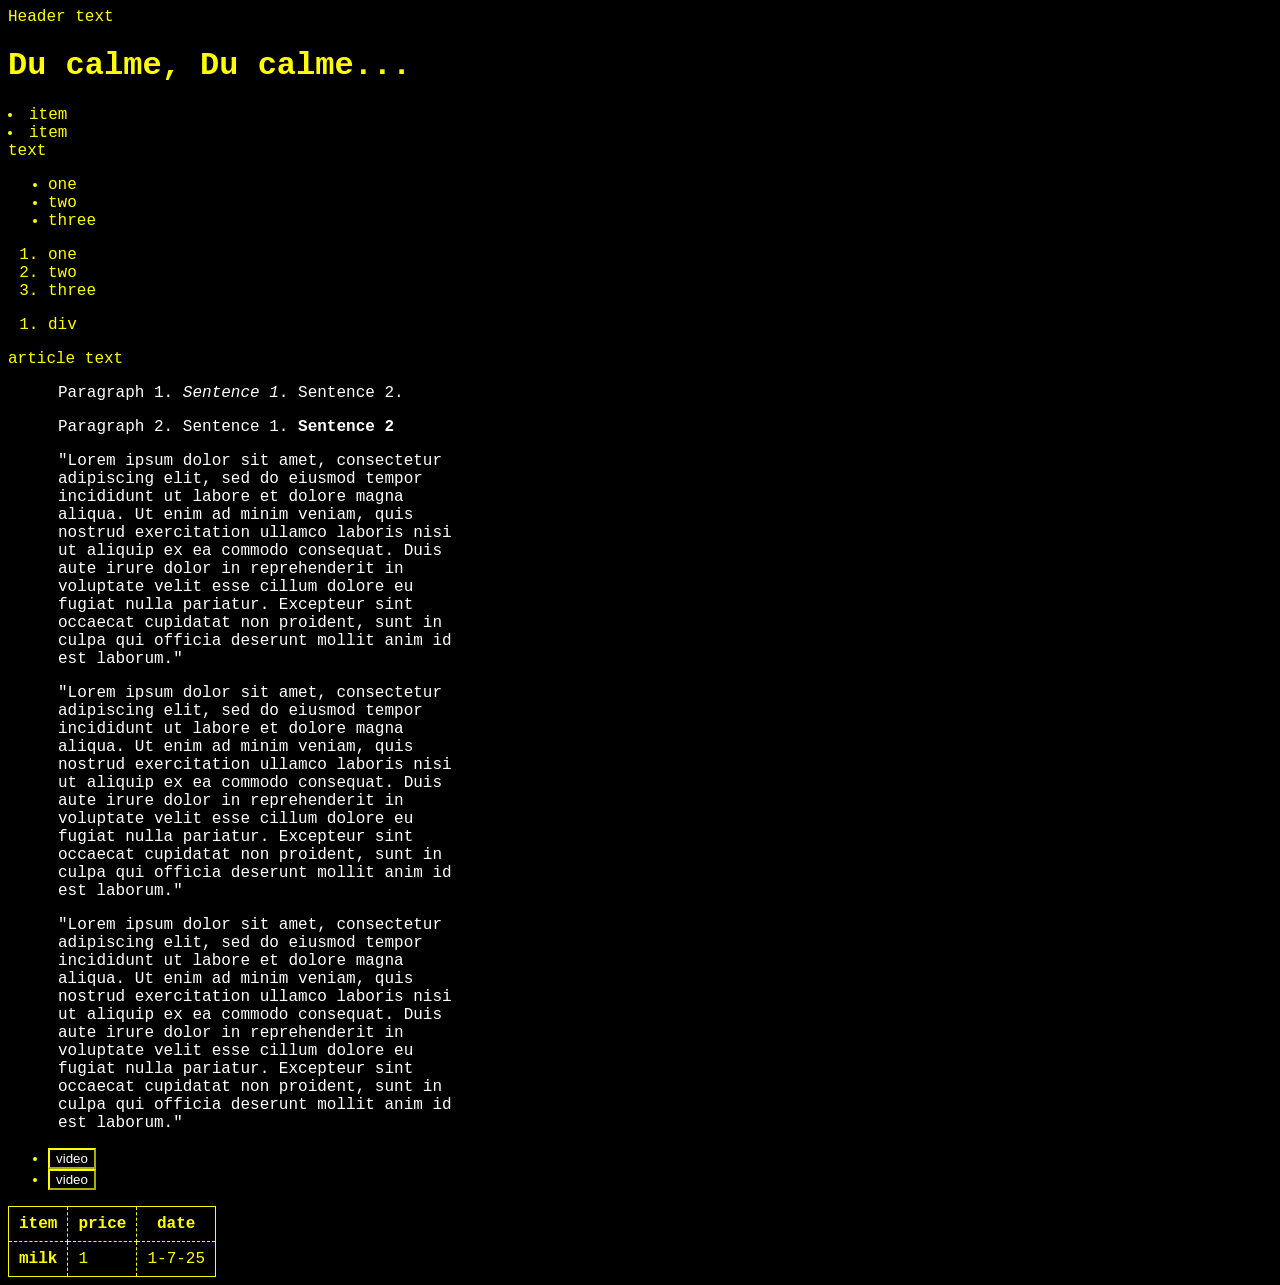
<file: test/index.html>
<!DOCTYPE html>
<html lang="en">
	
<head>
    <meta charset="UTF-8">
    <meta name="viewport" content="width=device-width, initial-scale=1.0">
    <title>Du calme, Du calme...</title>
	<link rel="stylesheet" href="styles.css">
</head>

<body>
	<header>Header text</header>
	
	<h1>Du calme, Du calme...</h1>
    <body>
		<table><li>item</li><li>item</li></table>
        text
        <ul>
            <li>one</li>
            <li>two</li>
            <li>three</li>
        </ul>
		
        <ol>
            <li>one</li>
            <li>two</li>
            <li>three</li>
        </ol>
        <div>
            <ol>
                <li>div</li>
            </ol>
        </div>
        <article>
            article text
        </article>
		
		<p> Paragraph 1. <em>Sentence 1</em>. Sentence 2. </p>
		<p> Paragraph 2. Sentence 1. <strong>Sentence 2</strong> </p>
		<p>
		"Lorem ipsum dolor sit amet, consectetur adipiscing elit, sed do eiusmod tempor incididunt ut labore et dolore magna aliqua. Ut enim ad minim veniam, quis nostrud exercitation ullamco laboris nisi ut aliquip ex ea commodo consequat. Duis aute irure dolor in reprehenderit in voluptate velit esse cillum dolore eu fugiat nulla pariatur. Excepteur sint occaecat cupidatat non proident, sunt in culpa qui officia deserunt mollit anim id est laborum."
		</p>
		<p>
		"Lorem ipsum dolor sit amet, consectetur adipiscing elit, sed do eiusmod tempor incididunt ut labore et dolore magna aliqua. Ut enim ad minim veniam, quis nostrud exercitation ullamco laboris nisi ut aliquip ex ea commodo consequat. Duis aute irure dolor in reprehenderit in voluptate velit esse cillum dolore eu fugiat nulla pariatur. Excepteur sint occaecat cupidatat non proident, sunt in culpa qui officia deserunt mollit anim id est laborum."
		</p>
		<p>
		"Lorem ipsum dolor sit amet, consectetur adipiscing elit, sed do eiusmod tempor incididunt ut labore et dolore magna aliqua. Ut enim ad minim veniam, quis nostrud exercitation ullamco laboris nisi ut aliquip ex ea commodo consequat. Duis aute irure dolor in reprehenderit in voluptate velit esse cillum dolore eu fugiat nulla pariatur. Excepteur sint occaecat cupidatat non proident, sunt in culpa qui officia deserunt mollit anim id est laborum."
		</p>
		
		
		<ul>
			<li>
				<a href="sample_video.mp4">
					<button>video</button> 
				</a>
			</li>
			
			<li>
				<a href="sample_video.mp4">
					<button>video</button> 
				</a>
			</li>
		</ul>
		<table>
			<thead>
				<tr>
					<th scope="col">item</th>
					<th scope="col">price</th>
					<th scope="col">date</th>
				</tr>
			</thead>
			<tbody>
				<tr>
					<th>milk</th>
					<td>1</td>
					<td>1-7-25</td>
				</tr>
			</tbody>
		</table>
		
		

    </body>
</body>
</html>
</file>
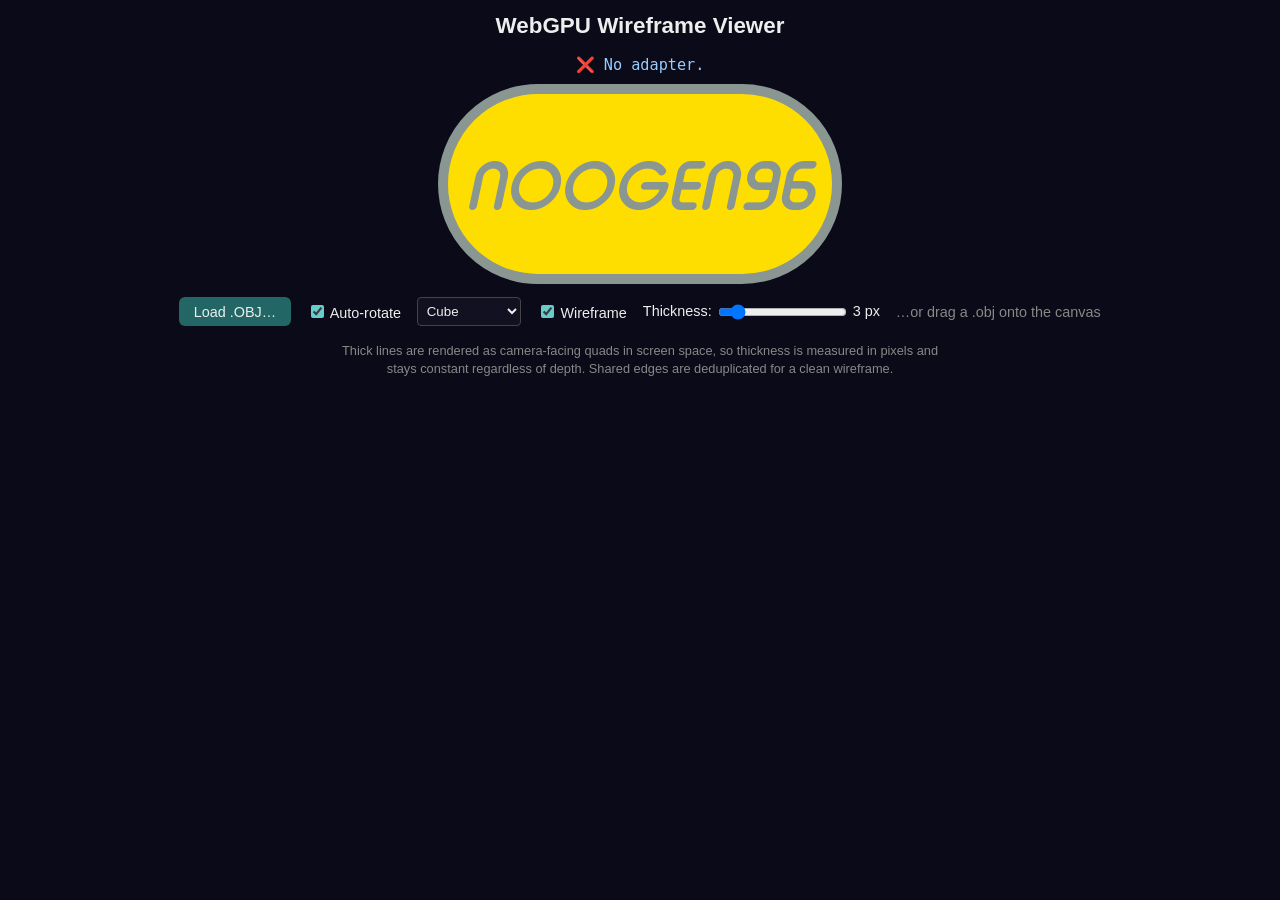
<file: webgpu_test/index.html>
<!DOCTYPE html>
<html lang="en">
<head>
  <link rel="stylesheet" type="text/css" href="../fonts/MyWebfontsKit/MyWebfontsKit.css">
  <link rel="stylesheet" type="text/css" href="../fonts/new alphabet/new_alphabet.css">
  <link rel="stylesheet" type="text/css" href="../fonts/BodoniXT/font.css">
	<link rel="stylesheet" type="text/css" href="../fonts/univers/stylesheet.css">
  <meta charset="UTF-8">
  <meta name="viewport" content="width=device-width, initial-scale=1.0">
  <title>WebGPU Wireframe Viewer</title>
  <style>
    @font-face {
      font-family: 'Typo round bold';
      src: url('../fonts/typo-round/Typo_Round_Bold_Italic_Demo.otf') format('opentype'); 
      font-weight: normal;
      font-style: normal;
    }

    #canvas-wrap {position: relative; display: inline-block; }
    #overlay {
      font-family: 'Typo round bold', Univers LT std, 'ProtoSans35';
      font-weight: 900;
      color: #8a9692;
      font-size: 5vw;
      border-radius: 6px;
      display: flex;
      /*letter-spacing: 1rem;*/
      position: absolute;
      top: 50%;
      left: 50%;
      margin-right: -50%;
      transform: translate(-50%, -50%) ;
      pointer-events: none;   /* so clicks/drag still reach the canvas */
      user-select: none;
    }
    body { margin: 0; display: flex; flex-direction: column; align-items: center;
           background: #0a0a18; color: #eee; font-family: sans-serif; }
    h1 { margin: 0.8rem; font-size: 1.4rem; }
    #status { margin: 0.3rem; font-size: 0.95rem; min-height: 1.4rem;
              font-family: monospace; color: #9cf; }
    canvas { border-radius: 9999px; border: 10px solid #8a9692; background: #fede00; width: 30vw;
            height: 20vh; touch-action: none; }
    #controls { margin: 0.6rem; display: flex; gap: 1rem; flex-wrap: wrap;
                align-items: center; font-size: 0.9rem; }
    label.btn { padding: 0.4rem 0.9rem; background: #266; border-radius: 6px;
                cursor: pointer; user-select: none; }
    label.btn:hover { background: #399; }
    input[type=file] { display: none; }
    input[type=range] { vertical-align: middle; }
    select, input[type=checkbox] { accent-color: #6cc; }
    select { background: #112; color: #eee; border: 1px solid #444;
             padding: 0.3rem; border-radius: 4px; }
    #info { margin: 0.4rem; font-size: 0.8rem; color: #888; max-width: 620px;
            text-align: center; line-height: 1.4; }
  </style>
</head>
<body>
  
  <h1>WebGPU Wireframe Viewer</h1>
  <div id="status">Initializing…</div>
  <div id="canvas-wrap" style="position: relative;">
    <canvas id="gpu-canvas" width="800" height="600"></canvas>
    <div id="overlay">NOOGEN96</div>
  </div>
  
  <div id="controls">
    <label class="btn">Load .OBJ…
      <input type="file" id="file-input" accept=".obj,.OBJ">
    </label>
    <label><input type="checkbox" id="auto-rotate-toggle" checked> Auto-rotate</label>
    <select id="preset-select">
      <option value="cube">Cube</option>
      <option value="tetra">Tetrahedron</option>
    </select>
    <label><input type="checkbox" id="wireframe-toggle" checked> Wireframe</label>
    <label>Thickness:
      <input type="range" id="thickness-slider" min="1" max="20" step="0.5" value="3">
      <span id="thickness-value">3</span> px
    </label>
    <span id="drop-zone" style="color:#888;">…or drag a .obj onto the canvas</span>
  </div>
  <div id="info">
    Thick lines are rendered as camera-facing quads in screen space, so thickness
    is measured in pixels and stays constant regardless of depth. Shared edges
    are deduplicated for a clean wireframe.
  </div>
  <script>
    window.BG_COLOR   = "#fede00";   // background
    window.WIRE_COLOR  = "#8a9692";   // wireframe
    window.DEFAULT_MODEL  = "models/sphere_random_low.obj";
  </script>
  <script src="main.js" defer></script>
</body>
</html>
</file>
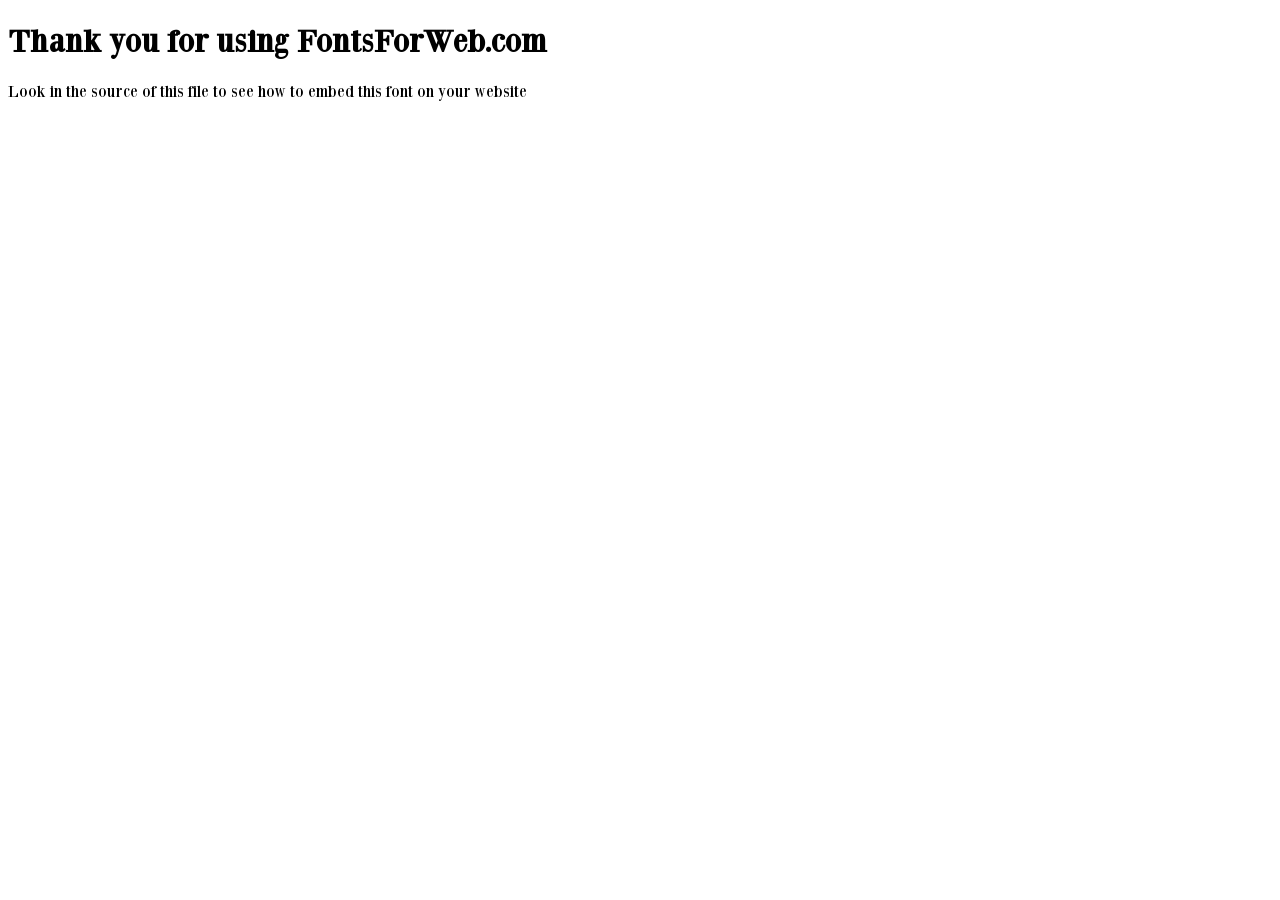
<file: fonts/BodoniXT/index.html>
<!DOCTYPE html>
<html class="no-js">
    <head>
        <meta charset="utf-8">
        <meta http-equiv="X-UA-Compatible" content="IE=edge">
        <title> web font from FontsForWeb.com</title>
        <meta name="description" content="">
        <meta name="viewport" content="width=device-width, initial-scale=1">
        <link rel="stylesheet" href="font.css">
        <style type="text/css">
		/* when @font-face is defined(it is in font.css) you can add the font to any rule by using font-family */
		h1 {
			font-family: 'BodoniXT';
		}
		</style>
    </head>
    <body>
    	<h1>Thank you for using FontsForWeb.com</h1>
        <p class="fontsforweb_fontid_23412">Look in the source of this file to see how to embed this font on your website</p>
    </body>
</html>
</file>
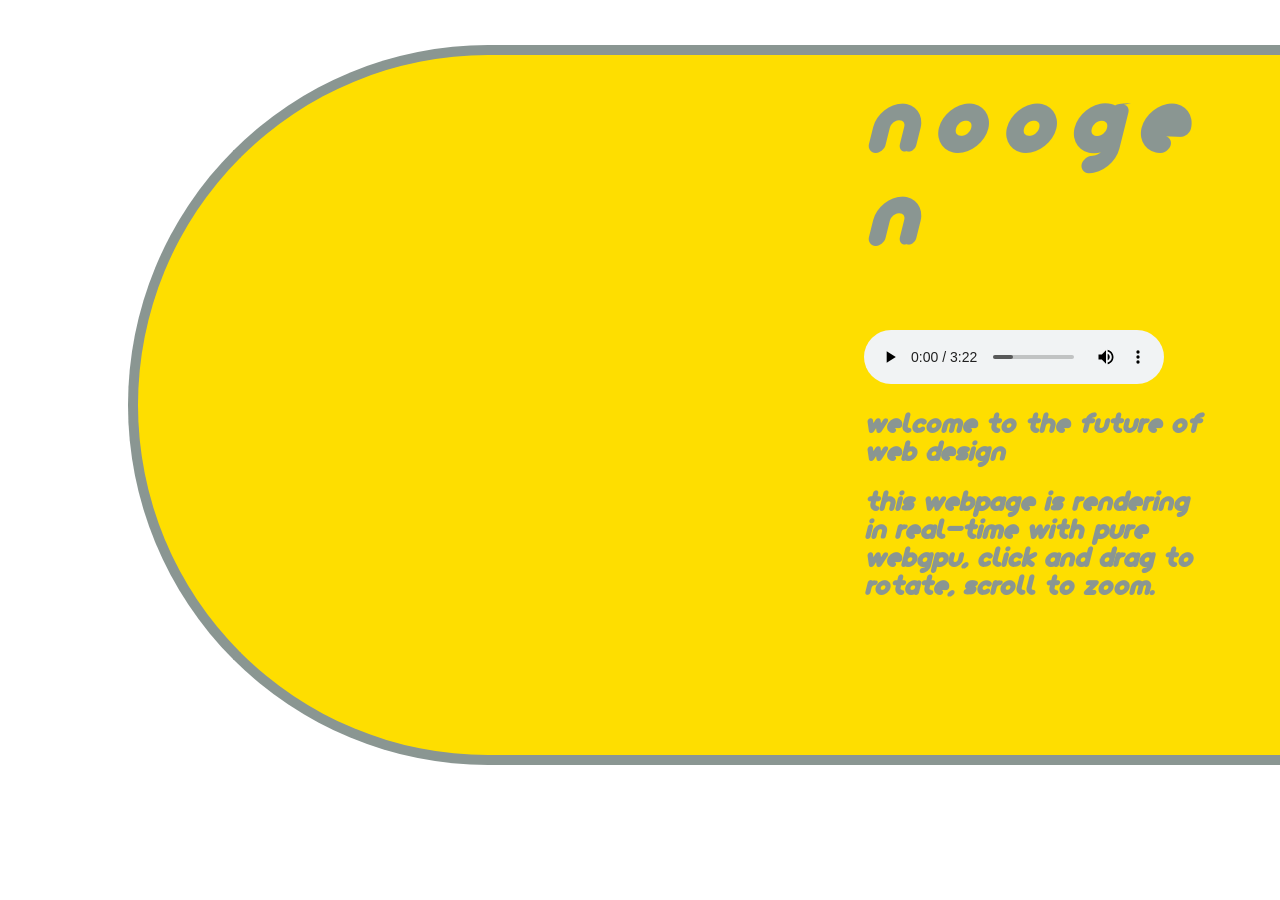
<file: webgpu_test/refactor.html>
<!DOCTYPE html>
<html lang="en">
<head>
<meta charset="UTF-8">
<meta name="viewport" content="width=device-width, initial-scale=1.0">
<title>WebGPU Test</title>
<style>

  @font-face {
      font-family: 'Monoround';
      src: url('../fonts/monoround/Monoround.otf') format('opentype'); 
      font-weight: normal;
      font-style: normal;
  }

  @font-face {
      font-family: 'FZeroGX';
      src: url('../fonts/f_zero_gx_menu/Venue Font/FZGXVenueFont-Oblique.otf') format('opentype'); 
      font-weight: normal;
      font-style: normal;
  }
  
  .stage {
    position: relative;
    width: 100%;
    min-height: 80vh;
    height: 100vh;
    overflow: hidden;   /* optional: clips anything that bleeds past the stage */
  }
  
  .stage > .rounded-bar {
    position: relative;
    z-index: 1;
  } 

  .bg-view {
    position: absolute;
    top: 0;
    left: 0;

    width: 100%;
    height: 100%;

    aspect-ratio: unset;

    border: none;
    border-radius: 0;
    z-index: 0;
  }
  
  .bg-view canvas {
    width: 100%;
    height: 100%;
  }

  body {
    margin: 0; display: flex; flex-direction: column; align-items: center;
    background: #fff; color: #000; font-family: sans-serif;
  }
  h1 { margin-top: 1.8rem; font-size: 1.4rem; }
  #status {
    margin: 0.3rem; font-size: 0.95rem; min-height: 1.4rem;
    font-family: monospace; color: #9cf;
  }
  #controls {
    margin: 0.6rem; display: flex; gap: 1rem; flex-wrap: wrap;
    align-items: center; font-size: 0.9rem;
  }
  label.btn {
    padding: 0.4rem 0.9rem; background: #266; border-radius: 6px;
    cursor: pointer; user-select: none;
  }
  label.btn:hover { background: #399; }
  input[type="range"] { vertical-align: middle; }
  select, input[type="checkbox"] { accent-color: #6cc; }
  select {
    background: #112; color: #eee; border: 1px solid #444;
    padding: 0.3rem; border-radius: 4px;
  }
  .rounded-bar {
    position: relative;
    z-index: 1;
    font-family: 'Monoround', Univers LT std, 'ProtoSans35';
    font-style: italic;
    color: #8a9692;
    display: flex;
    height: 80vh;
                    /* stretches to the right edge of its container */
    background: #fede00;
    border:  10px solid #8a9692;
    border-right: 100px;
    margin-left: 10vw;
    margin-top: 5vh;
    margin-bottom: auto;
    
    border-radius: 9999px 0 0 9999px;  /* fully round left, flat right */
    box-sizing: border-box;      /* keeps the border inside the 80vh/100% box */
    
    flex-direction: row;   /* already default, but explicit is clearer */
    align-items: top;
    overflow: hidden;
  }
  .views-grid {
    position: relative;   /* establish a positioned layer */
    z-index: 3;           /* above .bg-view */
    display: flex;
    /*grid-template-columns: repeat(auto-fit, minmax(320px, 1fr));*/
    border-radius: 9999px;
    border:   0px solid;
    /*margin-bottom: 1.5rem;*/
  }
  
  .rounded-bar h1 {
    font-size: 10vh;
    letter-spacing: 1rem;
  }
  
  .rounded-bar h2 {
    font-size: 3vh;
  }

  .page {
    display: block;
    flex: 1 1 auto;
    min-width: 0;          /* crucial: lets flex item shrink with long words/letter-spacing */
    padding: 0 5vw 0 2vw;  /* breathe on the right, small gap from canvas on the left */
    word-break: break-word;
  }

  audio {

  }

  .views-grid .view-port{
  }
  .view-port {
    z-index: 2;
    position: relative;
    overflow: hidden;
    aspect-ratio: 1 / 1;
    flex: 0 0 auto;
  }
  #big-view {
    height: 100%;
    border-radius: 9999px;
    flex: 0 0 auto;
    aspect-ratio: 1 / 1;
  }
  .rounded-bar .view-port {

  }

  .view-port canvas {
    width: 100%;
    height: 100%;
    display: block;
    touch-action: none;
  }
  .view-controls {
    position: absolute;
    top: 12px; left: 12px;
    z-index: 1;
    pointer-events: none;
  }
  .view-controls select {
    pointer-events: auto;
    background: rgba(10,10,24,0.75);
    color: #eee;
    border: 1px solid #666;
    border-radius: 4px;
    padding: 3px 6px;
    font-size: 0.85rem;
  }
  #info {
    margin: 0.4rem; font-size: 0.8rem; color: #888;
    max-width: 620px; text-align: center; line-height: 1.4;
  }
</style>
</head>
<body>
  <!--<h1>WebGPU Multi-Model/View Viewer</h1>
  <div id="status">Initializing…</div>-->
  
    
    <div class="rounded-bar">
      <div id="big-view" class="view-port" 
          data-model="./models/sphere_low.obj"
          data-bg="#fede00"
          data-wire="#8a9692"
          data-fov="30"
          data-distance="4.5"
          data-thickness="5">
          <!--<<div class="view-controls">
            select class="model-select">
              <option value="cube">Cube</option>
              <option value="tetra">Tetra</option>
            </select>
          </div>-->
        <canvas></canvas>
      </div>
      <div class="page">
        <h1>noogen</h1> 
        <audio controls>
          <source src="./audio/deep_house_take5.ogg" type="audio/mpeg">
          Your browser does not support the audio element.
        </audio>
        <h2>
          welcome to the future of web design <br>
        </h2>
        
        <h2>
          this webpage is rendering in real-time with pure webgpu, click and drag to rotate, scroll to zoom.
        </h2>
        <div class="views-grid">
          <div class="view-port" 
            data-model="cube"
            data-bg="#fede00"
            data-wire="#8a9692"
            data-fov="10"
            data-distance="20.0"
            data-thickness="5">
            <!--<<div class="view-controls">
              select class="model-select">
                <option value="cube">Cube</option>
                <option value="tetra">Tetra</option>
              </select>
            </div>-->
            <canvas></canvas>
          </div>
          <div class="view-port" 
            data-model="tetra"
            data-bg="#fede00"
            data-wire="#8a9692"
            data-fov="10"
            data-distance="20.0"
            data-thickness="5">
            <!--<<div class="view-controls">
              select class="model-select">
                <option value="cube">Cube</option>
                <option value="tetra">Tetra</option>
              </select>
            </div>-->
            <canvas></canvas>
          </div>
        </div>
      </div>
      
    </div>

  



  <!--<p id="info">
    Set <code>data-model</code> on any <code>.view-port</code> to choose its start-up shape
    (<code>cube</code>, <code>tetra</code>, or a path to a .obj file).
    Drag-and-drop a .obj onto a canvas to load it for that view only.
  </p>-->

  <script src="main2.js"></script>
</body>
</html>
</file>
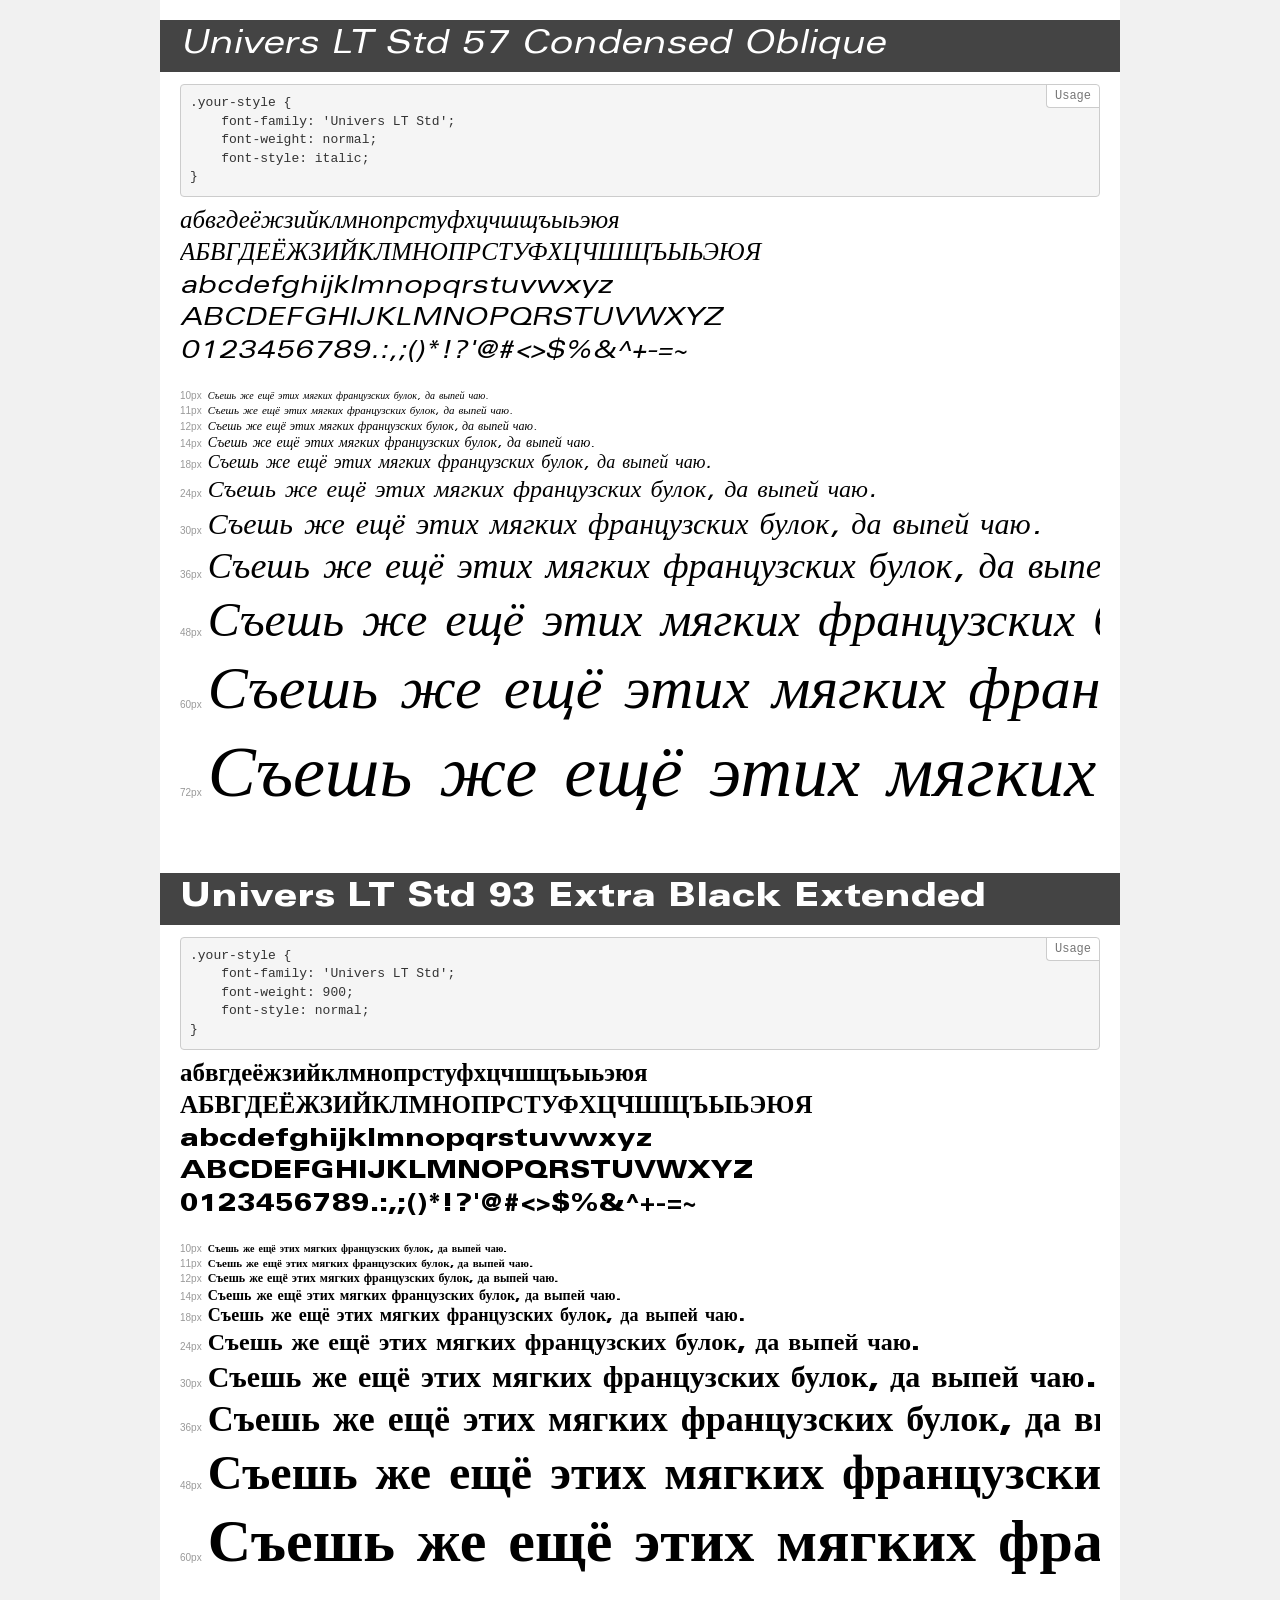
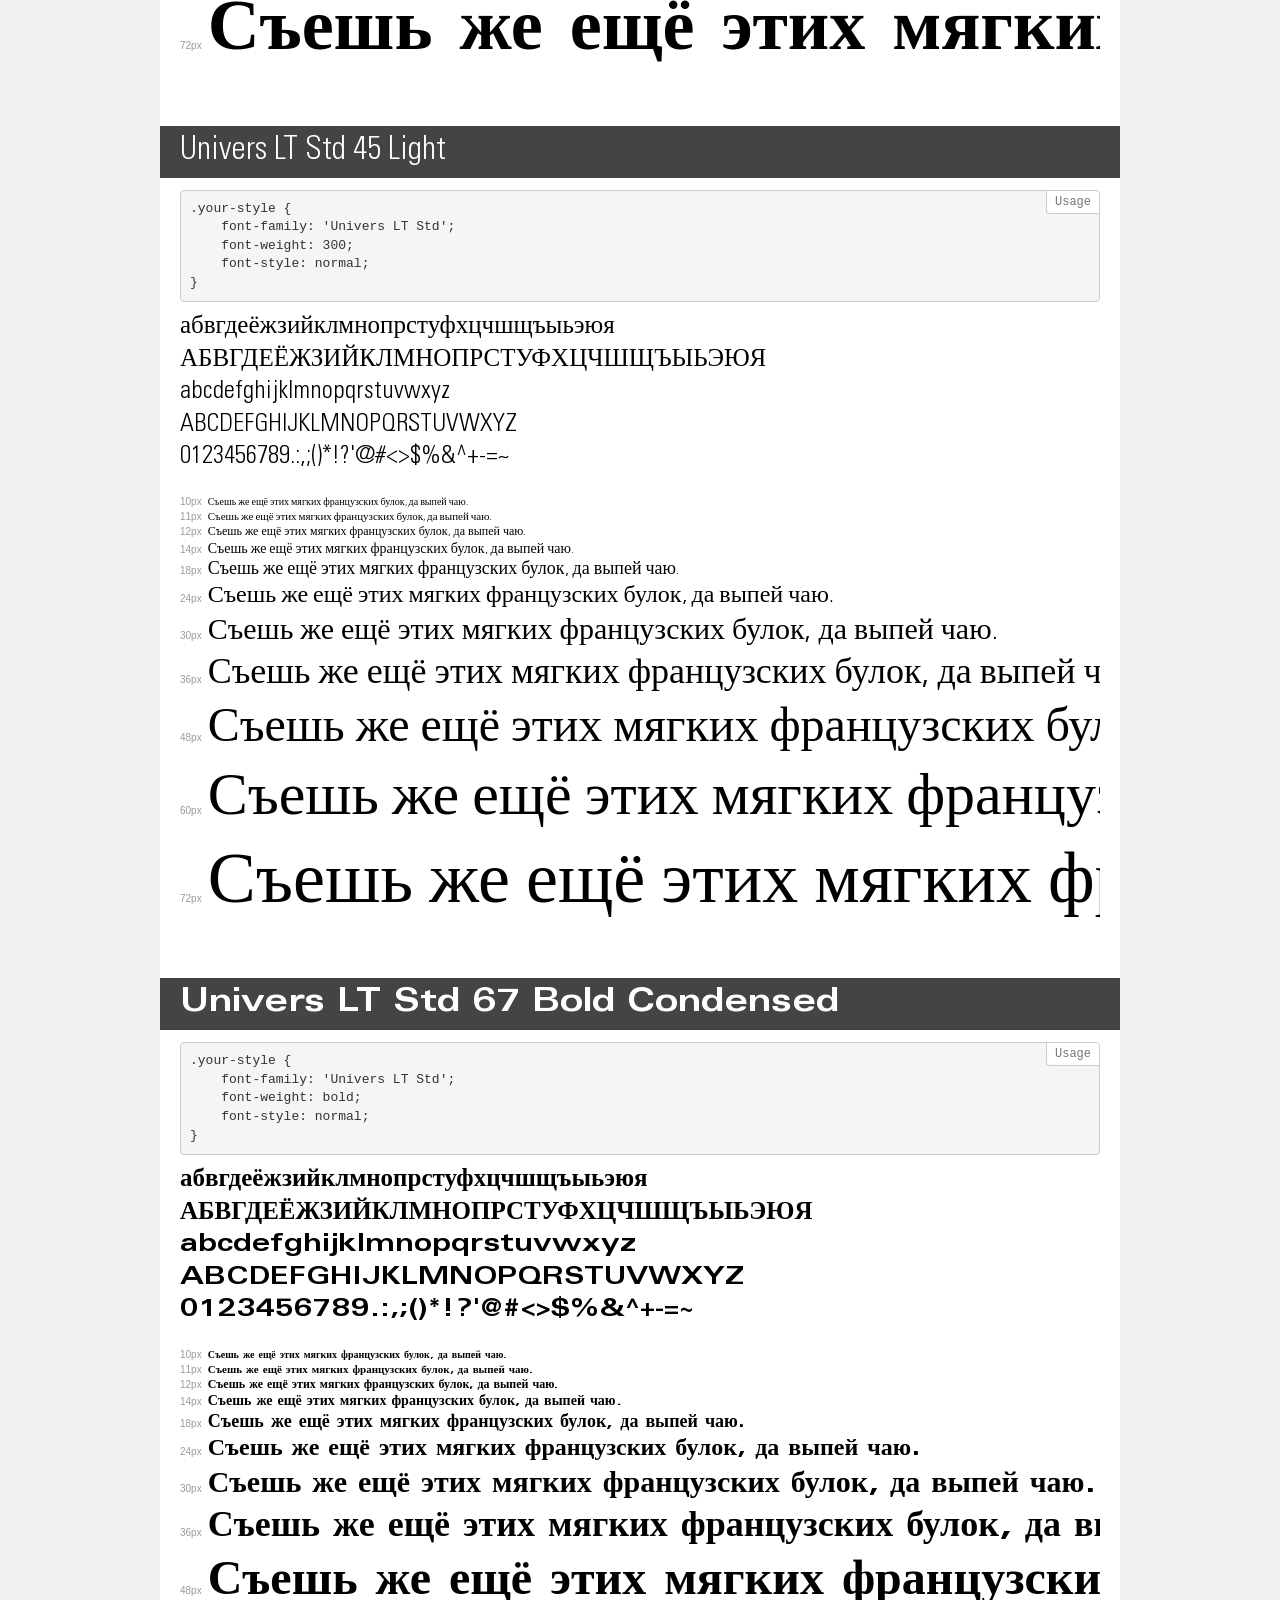
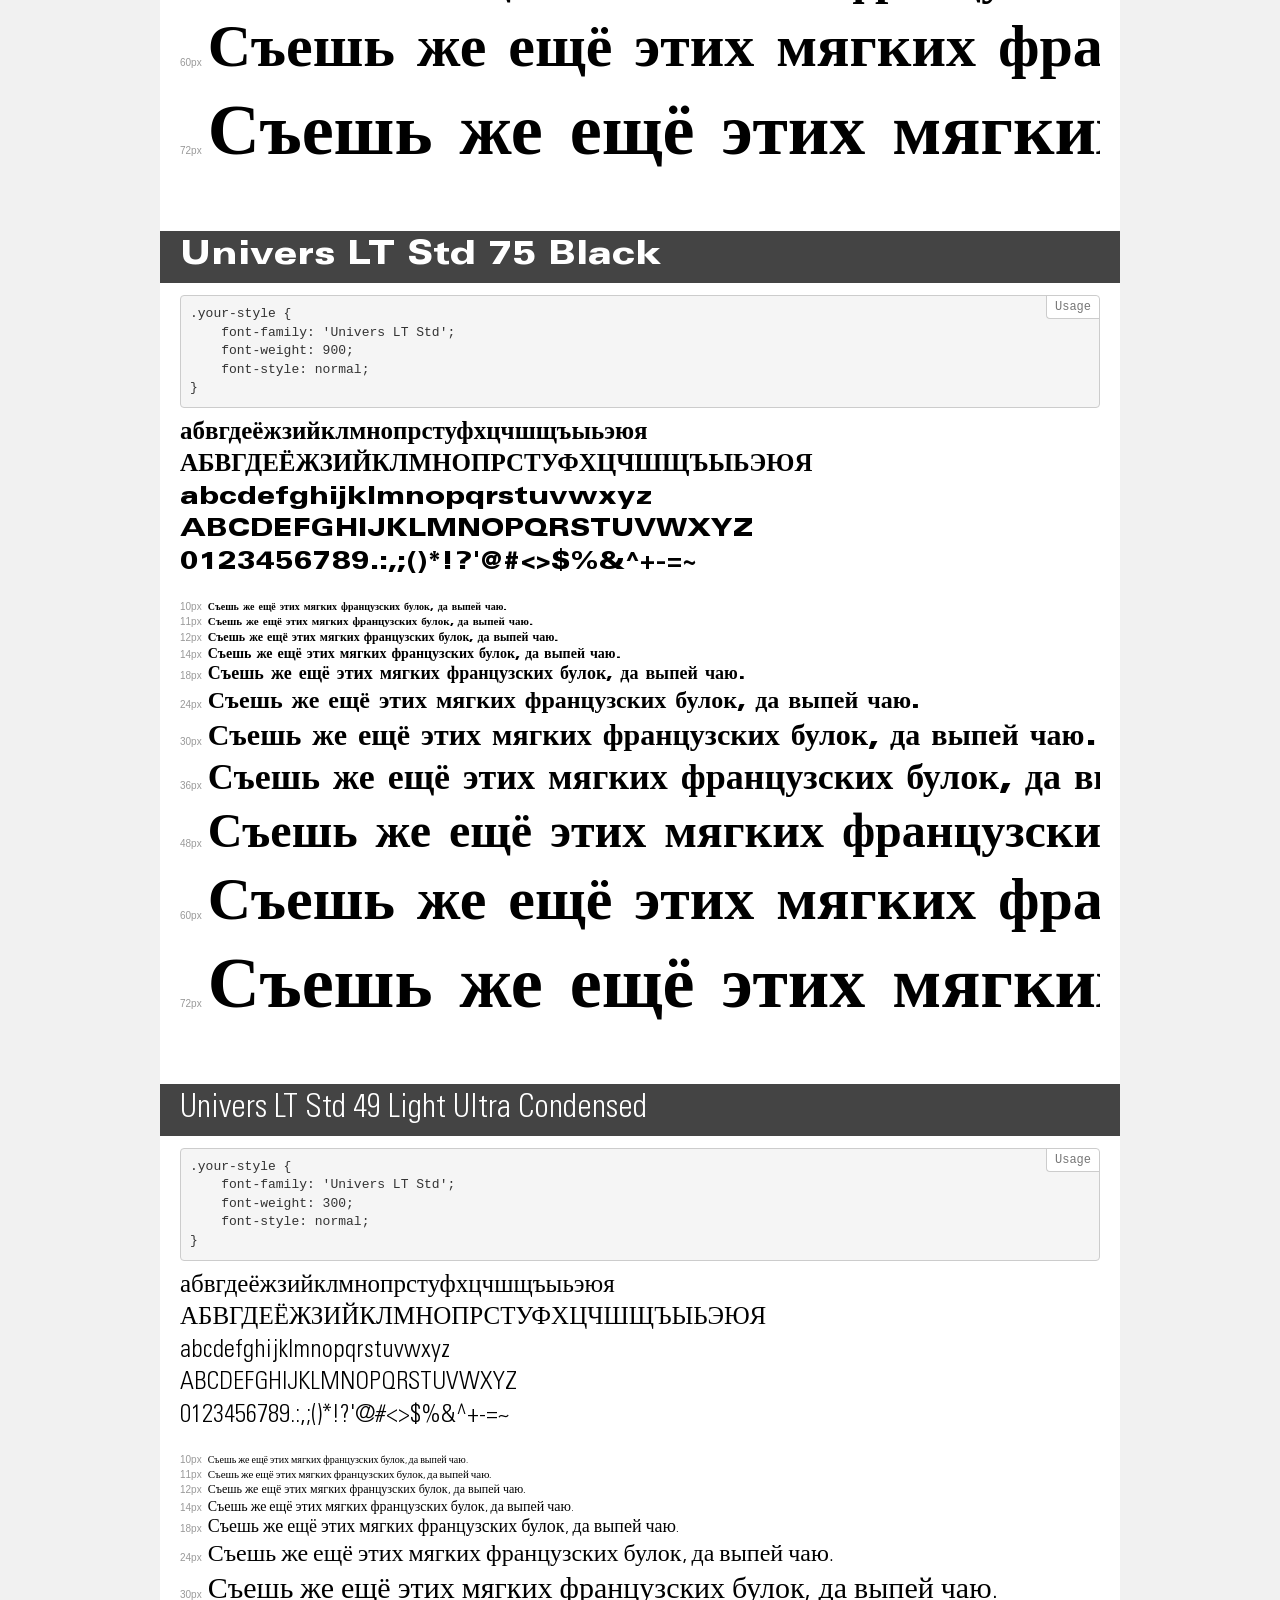
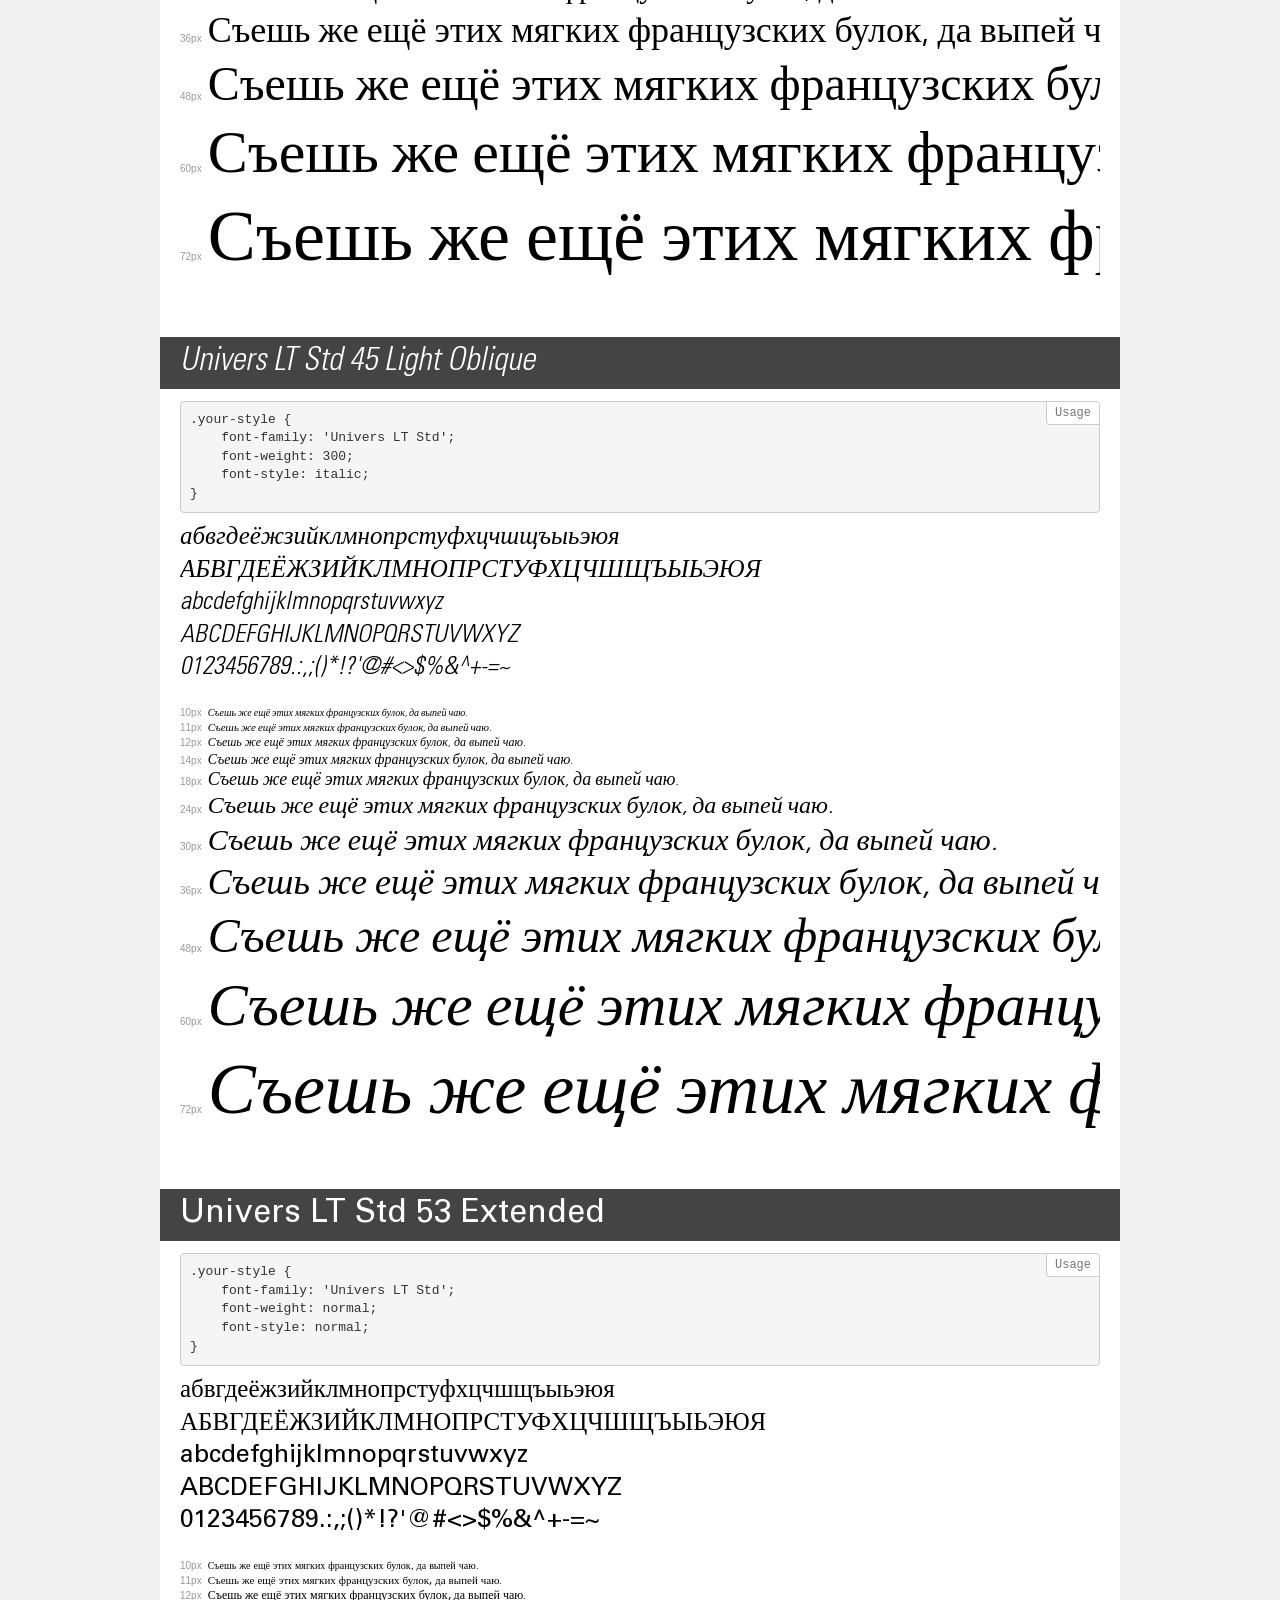
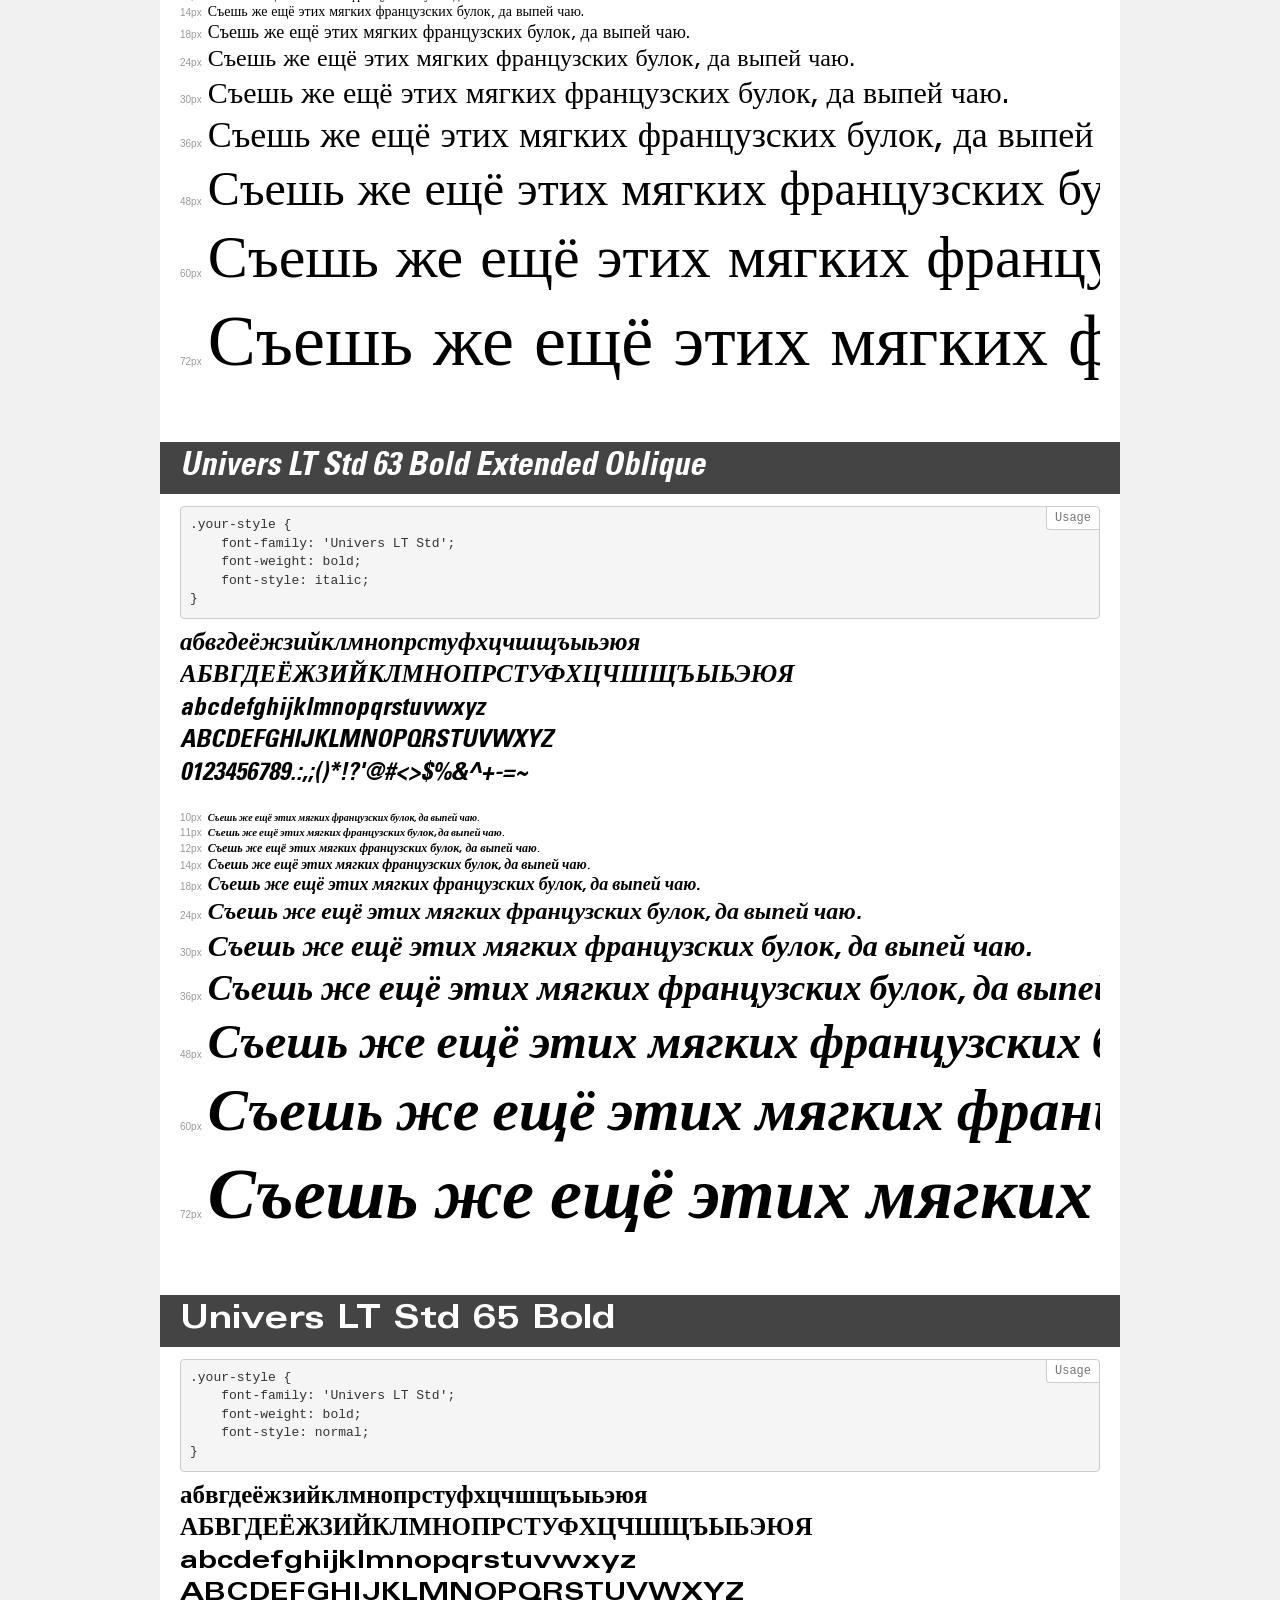
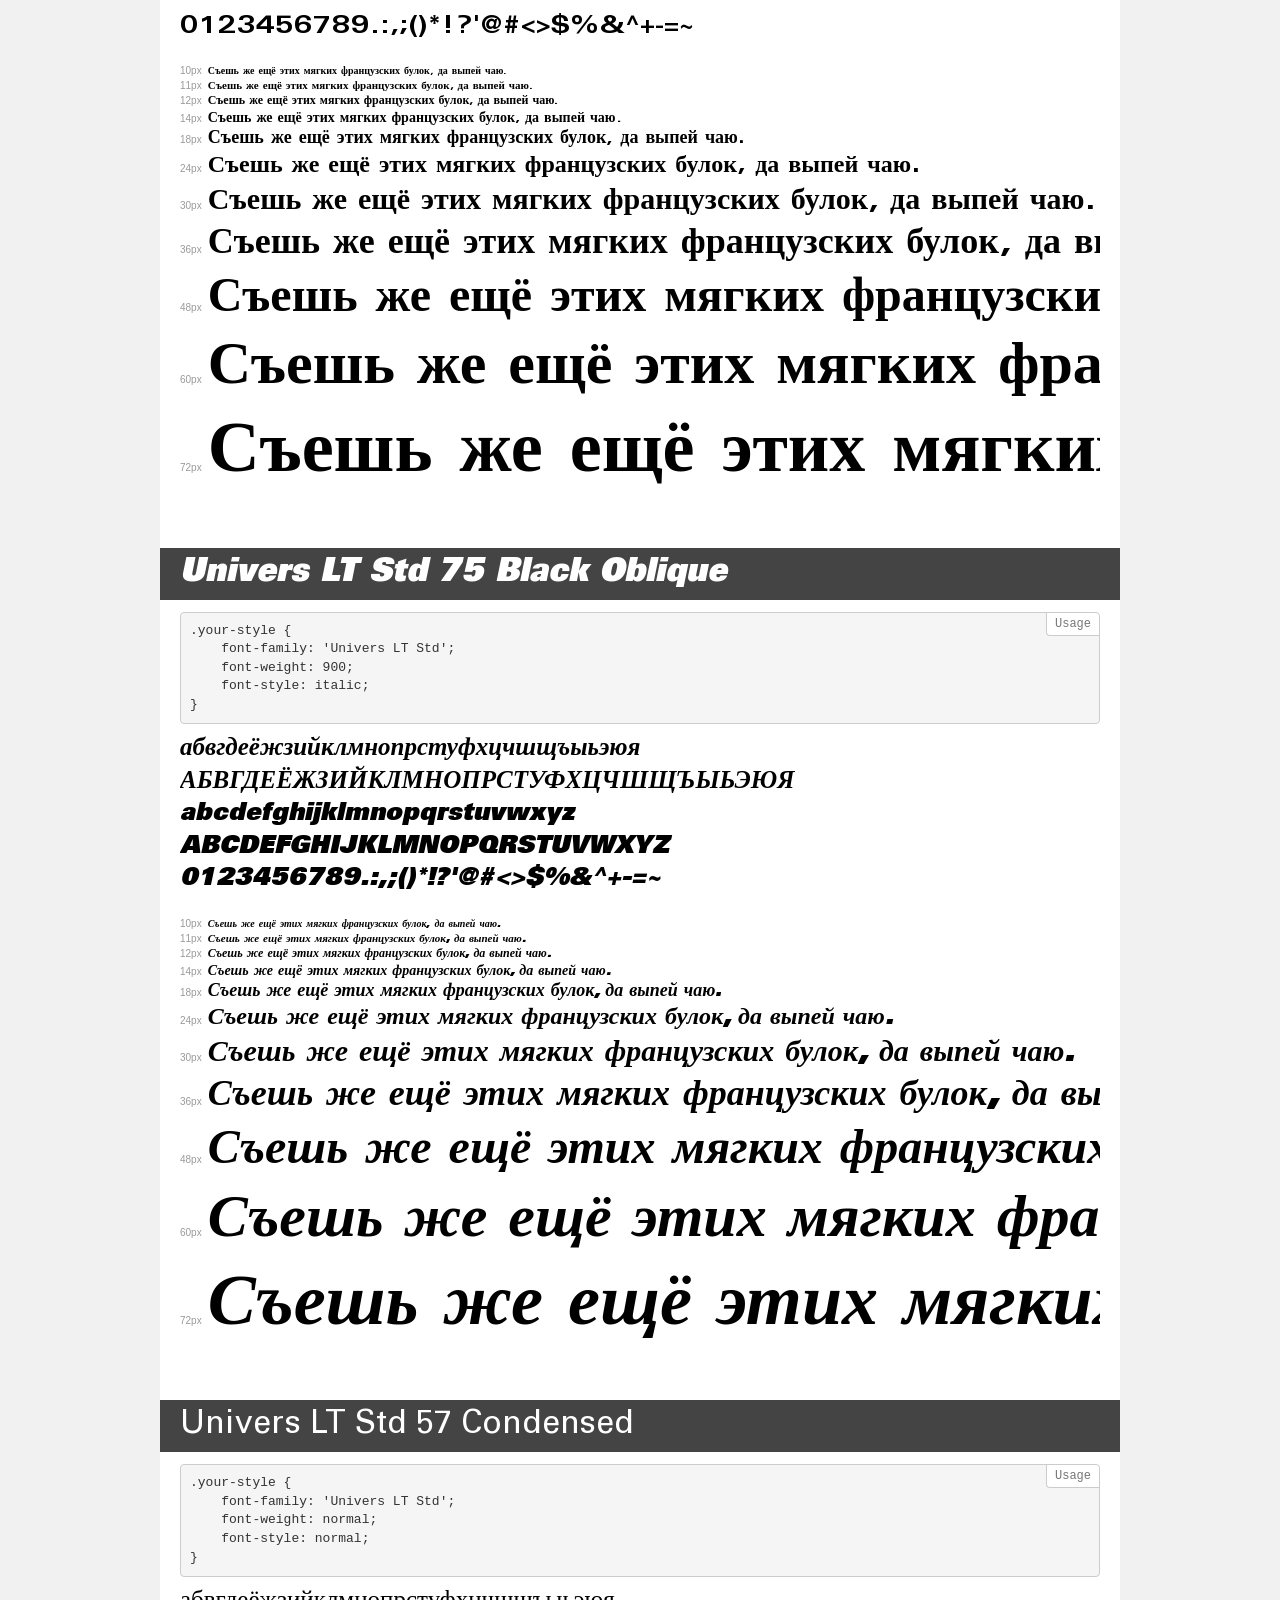
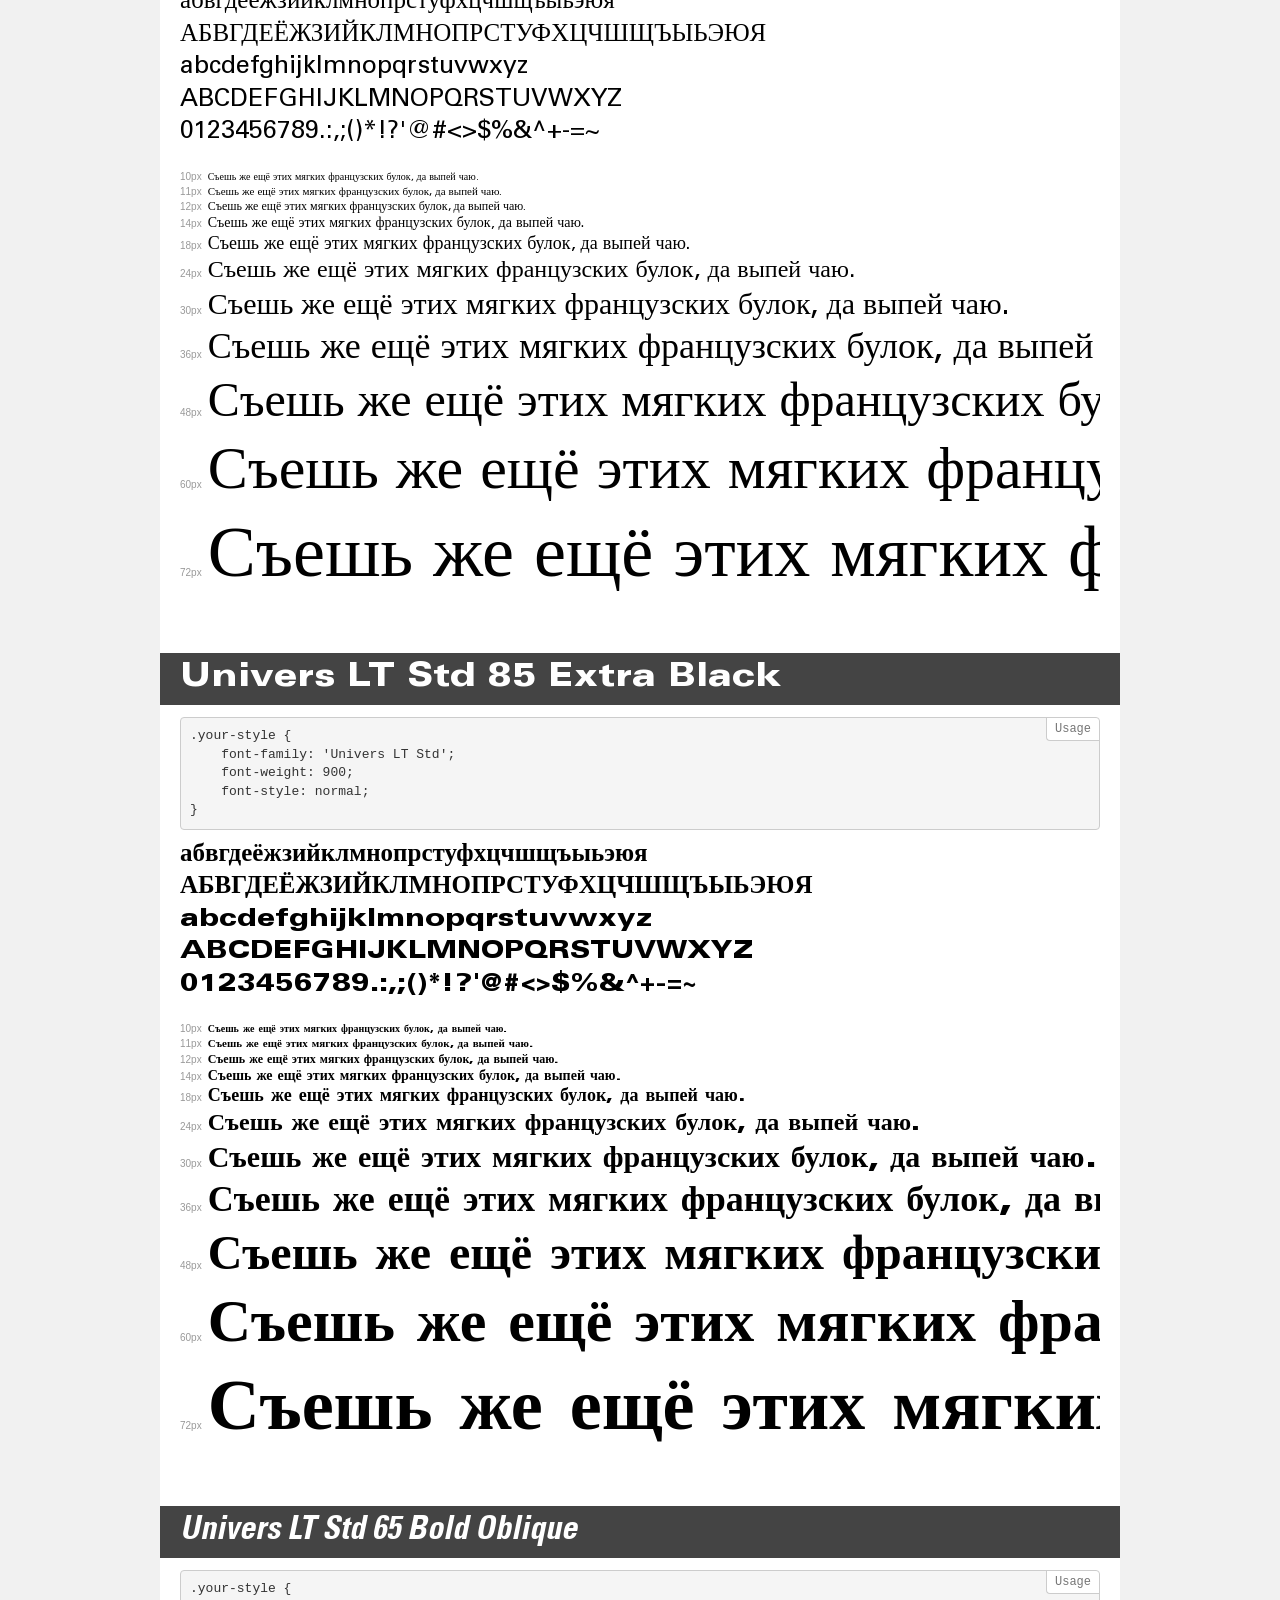
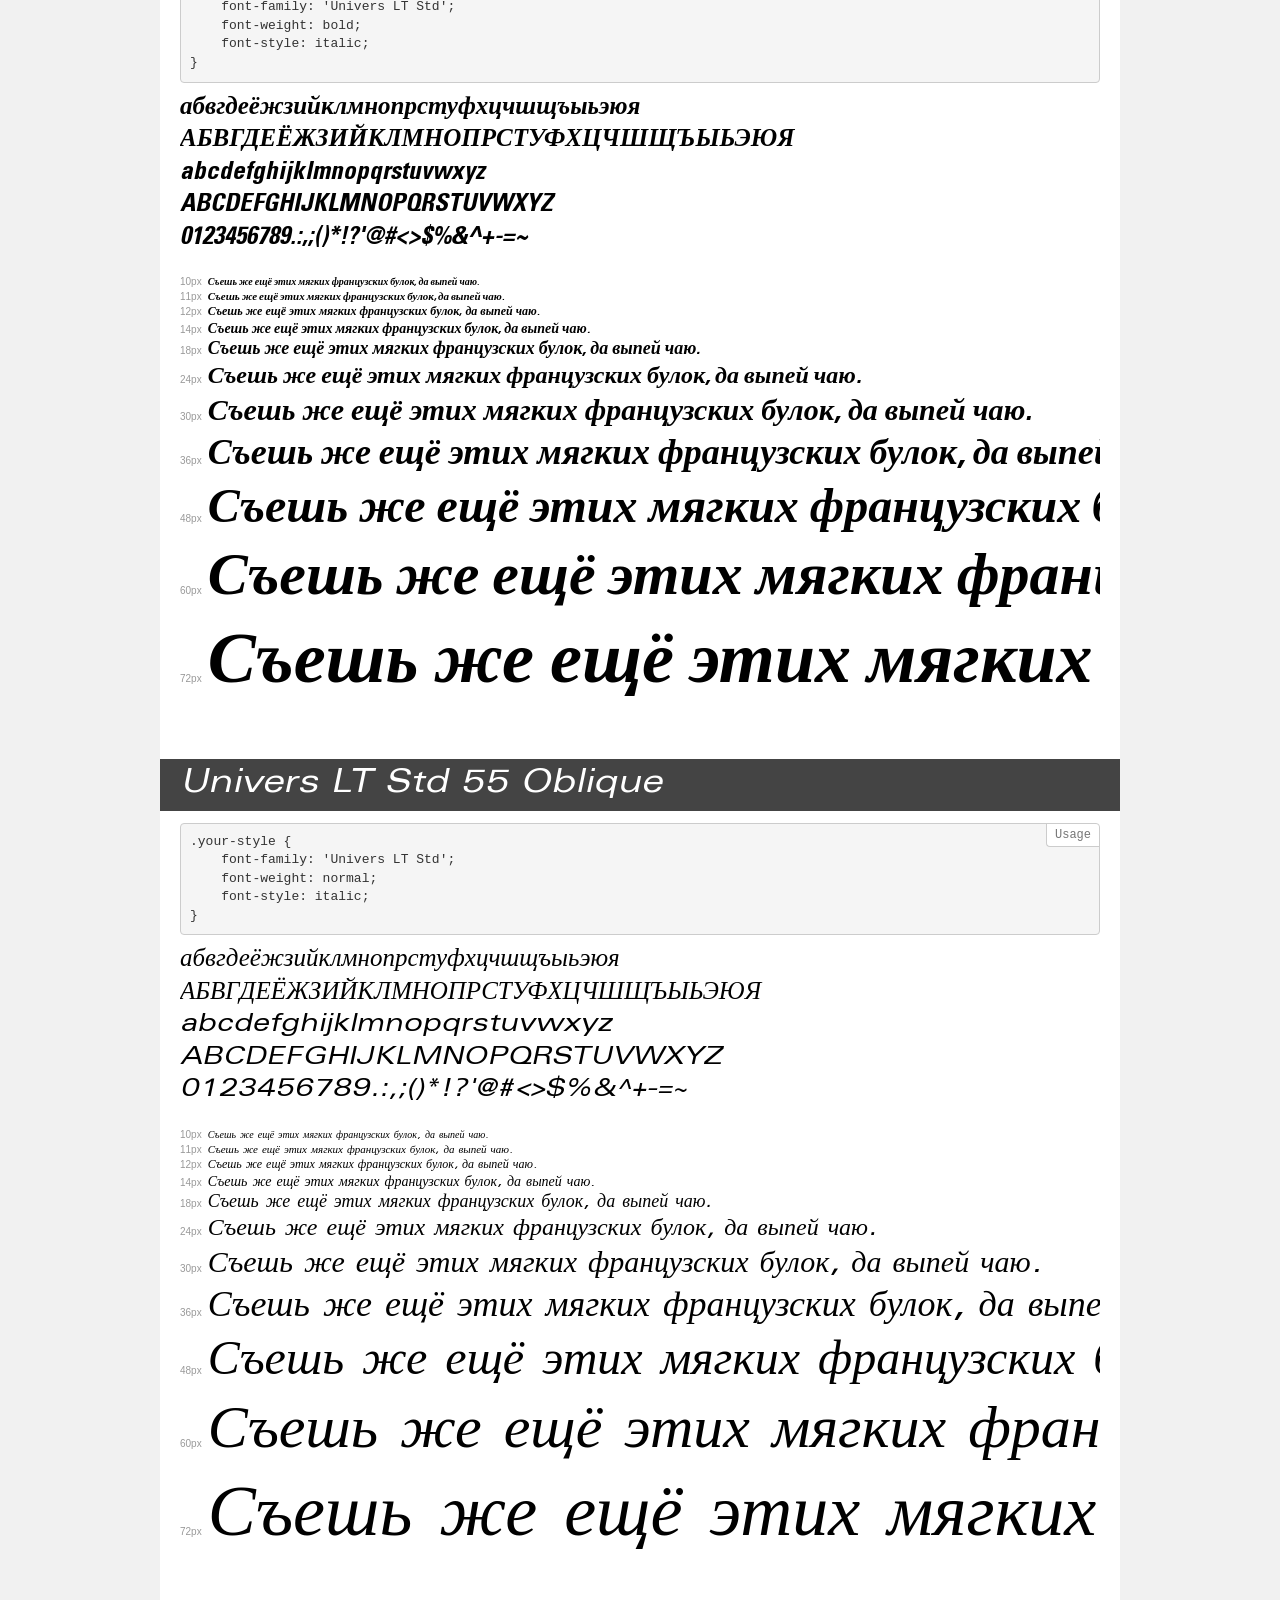
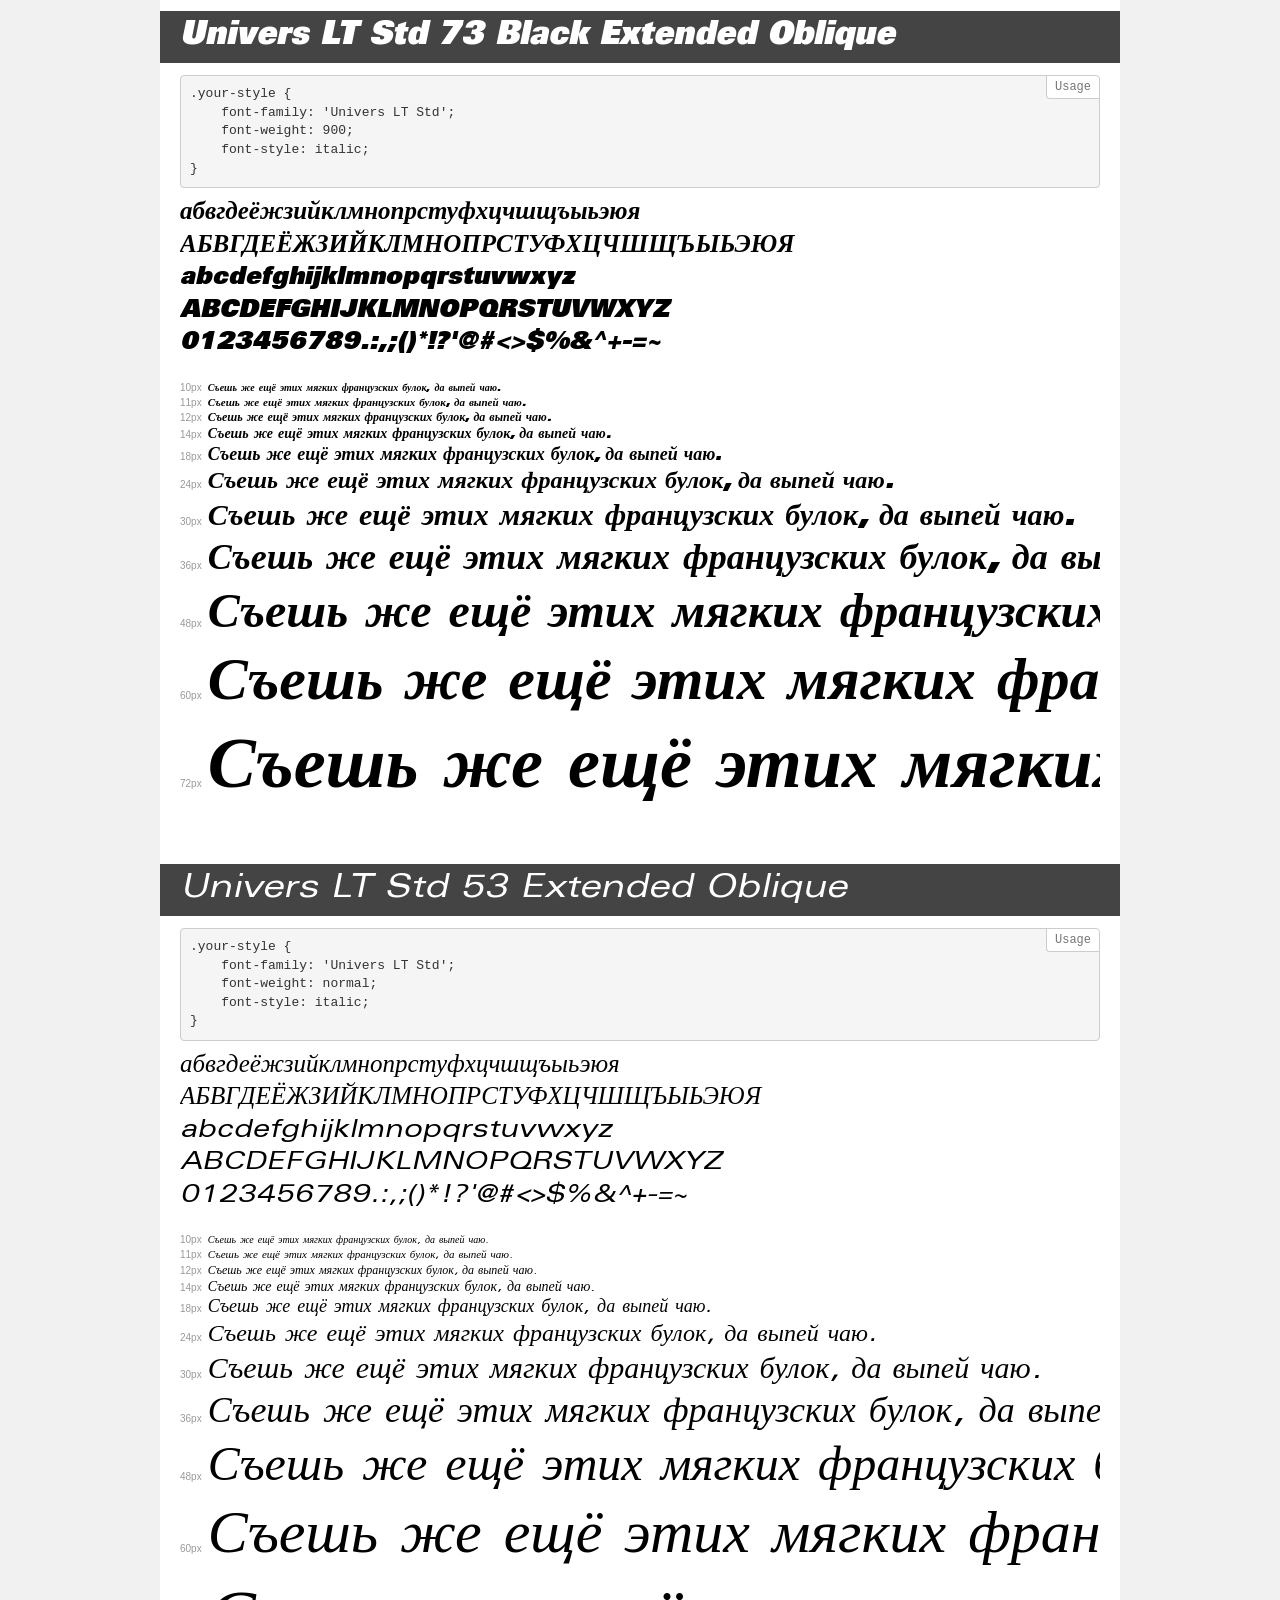
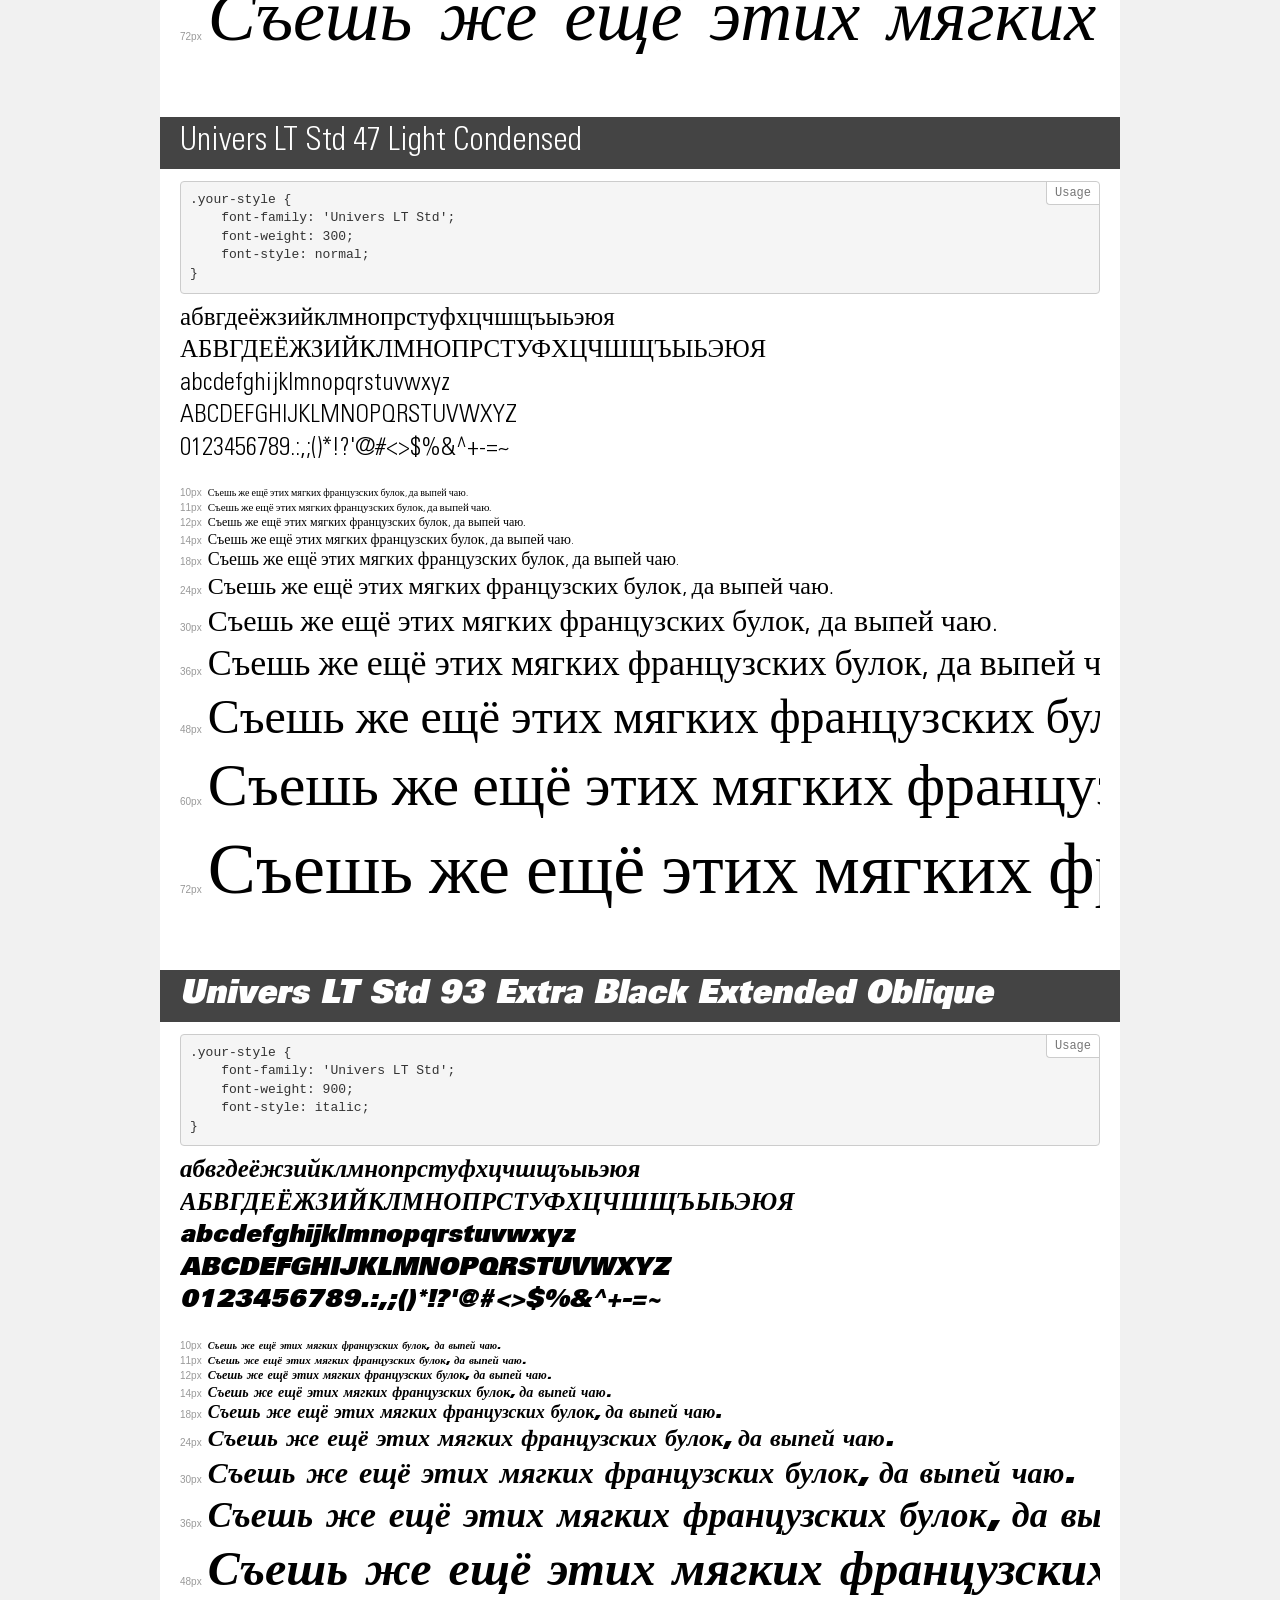
<file: fonts/univers/demo.html>
<!DOCTYPE html>
<html>
<head>
    <meta charset="utf-8">
    <meta http-equiv="X-UA-Compatible" content="IE=edge">
    <meta name="viewport" content="width=device-width, initial-scale=1">
    <meta name="robots" content="noindex, noarchive">
    <meta name="format-detection" content="telephone=no">
    <title>Transfonter demo</title>
    <link href="stylesheet.css" rel="stylesheet">
    <style>
        /*
        http://meyerweb.com/eric/tools/css/reset/
        v2.0 | 20110126
        License: none (public domain)
        */
        html, body, div, span, applet, object, iframe,
        h1, h2, h3, h4, h5, h6, p, blockquote, pre,
        a, abbr, acronym, address, big, cite, code,
        del, dfn, em, img, ins, kbd, q, s, samp,
        small, strike, strong, sub, sup, tt, var,
        b, u, i, center,
        dl, dt, dd, ol, ul, li,
        fieldset, form, label, legend,
        table, caption, tbody, tfoot, thead, tr, th, td,
        article, aside, canvas, details, embed,
        figure, figcaption, footer, header, hgroup,
        menu, nav, output, ruby, section, summary,
        time, mark, audio, video {
            margin: 0;
            padding: 0;
            border: 0;
            font-size: 100%;
            font: inherit;
            vertical-align: baseline;
        }
        /* HTML5 display-role reset for older browsers */
        article, aside, details, figcaption, figure,
        footer, header, hgroup, menu, nav, section {
            display: block;
        }
        body {
            line-height: 1;
        }
        ol, ul {
            list-style: none;
        }
        blockquote, q {
            quotes: none;
        }
        blockquote:before, blockquote:after,
        q:before, q:after {
            content: '';
            content: none;
        }
        table {
            border-collapse: collapse;
            border-spacing: 0;
        }
        /* common styles */
        body {
            background: #f1f1f1;
            color: #000;
        }
        .page {
            background: #fff;
            width: 920px;
            margin: 0 auto;
            padding: 20px 20px 0 20px;
            overflow: hidden;
        }
        .font-container {
            overflow-x: auto;
            overflow-y: hidden;
            margin-bottom: 40px;
            line-height: 1.3;
            white-space: nowrap;
            padding-bottom: 5px;
        }
        h1 {
            position: relative;
            background: #444;
            font-size: 32px;
            color: #fff;
            padding: 10px 20px;
            margin: 0 -20px 12px -20px;
        }
        .letters {
            font-size: 25px;
            margin-bottom: 20px;
        }
        .s10:before {
            content: '10px';
        }
        .s11:before {
            content: '11px';
        }
        .s12:before {
            content: '12px';
        }
        .s14:before {
            content: '14px';
        }
        .s18:before {
            content: '18px';
        }
        .s24:before {
            content: '24px';
        }
        .s30:before {
            content: '30px';
        }
        .s36:before {
            content: '36px';
        }
        .s48:before {
            content: '48px';
        }
        .s60:before {
            content: '60px';
        }
        .s72:before {
            content: '72px';
        }
        .s10:before, .s11:before, .s12:before, .s14:before,
        .s18:before, .s24:before, .s30:before, .s36:before,
        .s48:before, .s60:before, .s72:before {
            font-family: Arial, sans-serif;
            font-size: 10px;
            font-weight: normal;
            font-style: normal;
            color: #999;
            padding-right: 6px;
        }
        pre {
            display: block;
            position: relative;
            padding: 9px;
            margin: 0 0 10px;
            font-family: Monaco, Menlo, Consolas, "Courier New", monospace !important;
            font-size: 13px;
            line-height: 1.428571429;
            color: #333;
            font-weight: normal !important;
            font-style: normal !important;
            background-color: #f5f5f5;
            border: 1px solid #ccc;
            overflow-x: auto;
            border-radius: 4px;
        }
        pre:after {
            display: block;
            position: absolute;
            right: 0;
            top: 0;
            content: 'Usage';
            line-height: 1;
            padding: 5px 8px;
            font-size: 12px;
            color: #767676;
            background-color: #fff;
            border: 1px solid #ccc;
            border-right: none;
            border-top: none;
            border-radius: 0 4px 0 4px;
            z-index: 10;
        }
        /* responsive */
        @media (max-width: 959px) {
            .page {
                width: auto;
                margin: 0;
            }
        }
    </style>
</head>
<body>
<div class="page">
    <div class="demo" style="font-family: 'Univers LT Std'; font-weight: normal; font-style: italic;">
        <h1>Univers LT Std 57 Condensed Oblique</h1>
        <pre>.your-style {
    font-family: 'Univers LT Std';
    font-weight: normal;
    font-style: italic;
}</pre>
        <div class="font-container">
            <p class="letters">
                абвгдеёжзийклмнопрстуфхцчшщъыьэюя<br>
АБВГДЕЁЖЗИЙКЛМНОПРСТУФХЦЧШЩЪЫЬЭЮЯ<br>
abcdefghijklmnopqrstuvwxyz<br>
ABCDEFGHIJKLMNOPQRSTUVWXYZ<br>
                0123456789.:,;()*!?'@#<>$%&^+-=~
            </p>
            <p class="s10" style="font-size: 10px;">Съешь же ещё этих мягких французских булок, да выпей чаю.</p>
            <p class="s11" style="font-size: 11px;">Съешь же ещё этих мягких французских булок, да выпей чаю.</p>
            <p class="s12" style="font-size: 12px;">Съешь же ещё этих мягких французских булок, да выпей чаю.</p>
            <p class="s14" style="font-size: 14px;">Съешь же ещё этих мягких французских булок, да выпей чаю.</p>
            <p class="s18" style="font-size: 18px;">Съешь же ещё этих мягких французских булок, да выпей чаю.</p>
            <p class="s24" style="font-size: 24px;">Съешь же ещё этих мягких французских булок, да выпей чаю.</p>
            <p class="s30" style="font-size: 30px;">Съешь же ещё этих мягких французских булок, да выпей чаю.</p>
            <p class="s36" style="font-size: 36px;">Съешь же ещё этих мягких французских булок, да выпей чаю.</p>
            <p class="s48" style="font-size: 48px;">Съешь же ещё этих мягких французских булок, да выпей чаю.</p>
            <p class="s60" style="font-size: 60px;">Съешь же ещё этих мягких французских булок, да выпей чаю.</p>
            <p class="s72" style="font-size: 72px;">Съешь же ещё этих мягких французских булок, да выпей чаю.</p>
        </div>
    </div>
    <div class="demo" style="font-family: 'Univers LT Std'; font-weight: 900; font-style: normal;">
        <h1>Univers LT Std 93 Extra Black Extended</h1>
        <pre>.your-style {
    font-family: 'Univers LT Std';
    font-weight: 900;
    font-style: normal;
}</pre>
        <div class="font-container">
            <p class="letters">
                абвгдеёжзийклмнопрстуфхцчшщъыьэюя<br>
АБВГДЕЁЖЗИЙКЛМНОПРСТУФХЦЧШЩЪЫЬЭЮЯ<br>
abcdefghijklmnopqrstuvwxyz<br>
ABCDEFGHIJKLMNOPQRSTUVWXYZ<br>
                0123456789.:,;()*!?'@#<>$%&^+-=~
            </p>
            <p class="s10" style="font-size: 10px;">Съешь же ещё этих мягких французских булок, да выпей чаю.</p>
            <p class="s11" style="font-size: 11px;">Съешь же ещё этих мягких французских булок, да выпей чаю.</p>
            <p class="s12" style="font-size: 12px;">Съешь же ещё этих мягких французских булок, да выпей чаю.</p>
            <p class="s14" style="font-size: 14px;">Съешь же ещё этих мягких французских булок, да выпей чаю.</p>
            <p class="s18" style="font-size: 18px;">Съешь же ещё этих мягких французских булок, да выпей чаю.</p>
            <p class="s24" style="font-size: 24px;">Съешь же ещё этих мягких французских булок, да выпей чаю.</p>
            <p class="s30" style="font-size: 30px;">Съешь же ещё этих мягких французских булок, да выпей чаю.</p>
            <p class="s36" style="font-size: 36px;">Съешь же ещё этих мягких французских булок, да выпей чаю.</p>
            <p class="s48" style="font-size: 48px;">Съешь же ещё этих мягких французских булок, да выпей чаю.</p>
            <p class="s60" style="font-size: 60px;">Съешь же ещё этих мягких французских булок, да выпей чаю.</p>
            <p class="s72" style="font-size: 72px;">Съешь же ещё этих мягких французских булок, да выпей чаю.</p>
        </div>
    </div>
    <div class="demo" style="font-family: 'Univers LT Std'; font-weight: 300; font-style: normal;">
        <h1>Univers LT Std 45 Light</h1>
        <pre>.your-style {
    font-family: 'Univers LT Std';
    font-weight: 300;
    font-style: normal;
}</pre>
        <div class="font-container">
            <p class="letters">
                абвгдеёжзийклмнопрстуфхцчшщъыьэюя<br>
АБВГДЕЁЖЗИЙКЛМНОПРСТУФХЦЧШЩЪЫЬЭЮЯ<br>
abcdefghijklmnopqrstuvwxyz<br>
ABCDEFGHIJKLMNOPQRSTUVWXYZ<br>
                0123456789.:,;()*!?'@#<>$%&^+-=~
            </p>
            <p class="s10" style="font-size: 10px;">Съешь же ещё этих мягких французских булок, да выпей чаю.</p>
            <p class="s11" style="font-size: 11px;">Съешь же ещё этих мягких французских булок, да выпей чаю.</p>
            <p class="s12" style="font-size: 12px;">Съешь же ещё этих мягких французских булок, да выпей чаю.</p>
            <p class="s14" style="font-size: 14px;">Съешь же ещё этих мягких французских булок, да выпей чаю.</p>
            <p class="s18" style="font-size: 18px;">Съешь же ещё этих мягких французских булок, да выпей чаю.</p>
            <p class="s24" style="font-size: 24px;">Съешь же ещё этих мягких французских булок, да выпей чаю.</p>
            <p class="s30" style="font-size: 30px;">Съешь же ещё этих мягких французских булок, да выпей чаю.</p>
            <p class="s36" style="font-size: 36px;">Съешь же ещё этих мягких французских булок, да выпей чаю.</p>
            <p class="s48" style="font-size: 48px;">Съешь же ещё этих мягких французских булок, да выпей чаю.</p>
            <p class="s60" style="font-size: 60px;">Съешь же ещё этих мягких французских булок, да выпей чаю.</p>
            <p class="s72" style="font-size: 72px;">Съешь же ещё этих мягких французских булок, да выпей чаю.</p>
        </div>
    </div>
    <div class="demo" style="font-family: 'Univers LT Std'; font-weight: bold; font-style: normal;">
        <h1>Univers LT Std 67 Bold Condensed</h1>
        <pre>.your-style {
    font-family: 'Univers LT Std';
    font-weight: bold;
    font-style: normal;
}</pre>
        <div class="font-container">
            <p class="letters">
                абвгдеёжзийклмнопрстуфхцчшщъыьэюя<br>
АБВГДЕЁЖЗИЙКЛМНОПРСТУФХЦЧШЩЪЫЬЭЮЯ<br>
abcdefghijklmnopqrstuvwxyz<br>
ABCDEFGHIJKLMNOPQRSTUVWXYZ<br>
                0123456789.:,;()*!?'@#<>$%&^+-=~
            </p>
            <p class="s10" style="font-size: 10px;">Съешь же ещё этих мягких французских булок, да выпей чаю.</p>
            <p class="s11" style="font-size: 11px;">Съешь же ещё этих мягких французских булок, да выпей чаю.</p>
            <p class="s12" style="font-size: 12px;">Съешь же ещё этих мягких французских булок, да выпей чаю.</p>
            <p class="s14" style="font-size: 14px;">Съешь же ещё этих мягких французских булок, да выпей чаю.</p>
            <p class="s18" style="font-size: 18px;">Съешь же ещё этих мягких французских булок, да выпей чаю.</p>
            <p class="s24" style="font-size: 24px;">Съешь же ещё этих мягких французских булок, да выпей чаю.</p>
            <p class="s30" style="font-size: 30px;">Съешь же ещё этих мягких французских булок, да выпей чаю.</p>
            <p class="s36" style="font-size: 36px;">Съешь же ещё этих мягких французских булок, да выпей чаю.</p>
            <p class="s48" style="font-size: 48px;">Съешь же ещё этих мягких французских булок, да выпей чаю.</p>
            <p class="s60" style="font-size: 60px;">Съешь же ещё этих мягких французских булок, да выпей чаю.</p>
            <p class="s72" style="font-size: 72px;">Съешь же ещё этих мягких французских булок, да выпей чаю.</p>
        </div>
    </div>
    <div class="demo" style="font-family: 'Univers LT Std'; font-weight: 900; font-style: normal;">
        <h1>Univers LT Std 75 Black</h1>
        <pre>.your-style {
    font-family: 'Univers LT Std';
    font-weight: 900;
    font-style: normal;
}</pre>
        <div class="font-container">
            <p class="letters">
                абвгдеёжзийклмнопрстуфхцчшщъыьэюя<br>
АБВГДЕЁЖЗИЙКЛМНОПРСТУФХЦЧШЩЪЫЬЭЮЯ<br>
abcdefghijklmnopqrstuvwxyz<br>
ABCDEFGHIJKLMNOPQRSTUVWXYZ<br>
                0123456789.:,;()*!?'@#<>$%&^+-=~
            </p>
            <p class="s10" style="font-size: 10px;">Съешь же ещё этих мягких французских булок, да выпей чаю.</p>
            <p class="s11" style="font-size: 11px;">Съешь же ещё этих мягких французских булок, да выпей чаю.</p>
            <p class="s12" style="font-size: 12px;">Съешь же ещё этих мягких французских булок, да выпей чаю.</p>
            <p class="s14" style="font-size: 14px;">Съешь же ещё этих мягких французских булок, да выпей чаю.</p>
            <p class="s18" style="font-size: 18px;">Съешь же ещё этих мягких французских булок, да выпей чаю.</p>
            <p class="s24" style="font-size: 24px;">Съешь же ещё этих мягких французских булок, да выпей чаю.</p>
            <p class="s30" style="font-size: 30px;">Съешь же ещё этих мягких французских булок, да выпей чаю.</p>
            <p class="s36" style="font-size: 36px;">Съешь же ещё этих мягких французских булок, да выпей чаю.</p>
            <p class="s48" style="font-size: 48px;">Съешь же ещё этих мягких французских булок, да выпей чаю.</p>
            <p class="s60" style="font-size: 60px;">Съешь же ещё этих мягких французских булок, да выпей чаю.</p>
            <p class="s72" style="font-size: 72px;">Съешь же ещё этих мягких французских булок, да выпей чаю.</p>
        </div>
    </div>
    <div class="demo" style="font-family: 'Univers LT Std'; font-weight: 300; font-style: normal;">
        <h1>Univers LT Std 49 Light Ultra Condensed</h1>
        <pre>.your-style {
    font-family: 'Univers LT Std';
    font-weight: 300;
    font-style: normal;
}</pre>
        <div class="font-container">
            <p class="letters">
                абвгдеёжзийклмнопрстуфхцчшщъыьэюя<br>
АБВГДЕЁЖЗИЙКЛМНОПРСТУФХЦЧШЩЪЫЬЭЮЯ<br>
abcdefghijklmnopqrstuvwxyz<br>
ABCDEFGHIJKLMNOPQRSTUVWXYZ<br>
                0123456789.:,;()*!?'@#<>$%&^+-=~
            </p>
            <p class="s10" style="font-size: 10px;">Съешь же ещё этих мягких французских булок, да выпей чаю.</p>
            <p class="s11" style="font-size: 11px;">Съешь же ещё этих мягких французских булок, да выпей чаю.</p>
            <p class="s12" style="font-size: 12px;">Съешь же ещё этих мягких французских булок, да выпей чаю.</p>
            <p class="s14" style="font-size: 14px;">Съешь же ещё этих мягких французских булок, да выпей чаю.</p>
            <p class="s18" style="font-size: 18px;">Съешь же ещё этих мягких французских булок, да выпей чаю.</p>
            <p class="s24" style="font-size: 24px;">Съешь же ещё этих мягких французских булок, да выпей чаю.</p>
            <p class="s30" style="font-size: 30px;">Съешь же ещё этих мягких французских булок, да выпей чаю.</p>
            <p class="s36" style="font-size: 36px;">Съешь же ещё этих мягких французских булок, да выпей чаю.</p>
            <p class="s48" style="font-size: 48px;">Съешь же ещё этих мягких французских булок, да выпей чаю.</p>
            <p class="s60" style="font-size: 60px;">Съешь же ещё этих мягких французских булок, да выпей чаю.</p>
            <p class="s72" style="font-size: 72px;">Съешь же ещё этих мягких французских булок, да выпей чаю.</p>
        </div>
    </div>
    <div class="demo" style="font-family: 'Univers LT Std'; font-weight: 300; font-style: italic;">
        <h1>Univers LT Std 45 Light Oblique</h1>
        <pre>.your-style {
    font-family: 'Univers LT Std';
    font-weight: 300;
    font-style: italic;
}</pre>
        <div class="font-container">
            <p class="letters">
                абвгдеёжзийклмнопрстуфхцчшщъыьэюя<br>
АБВГДЕЁЖЗИЙКЛМНОПРСТУФХЦЧШЩЪЫЬЭЮЯ<br>
abcdefghijklmnopqrstuvwxyz<br>
ABCDEFGHIJKLMNOPQRSTUVWXYZ<br>
                0123456789.:,;()*!?'@#<>$%&^+-=~
            </p>
            <p class="s10" style="font-size: 10px;">Съешь же ещё этих мягких французских булок, да выпей чаю.</p>
            <p class="s11" style="font-size: 11px;">Съешь же ещё этих мягких французских булок, да выпей чаю.</p>
            <p class="s12" style="font-size: 12px;">Съешь же ещё этих мягких французских булок, да выпей чаю.</p>
            <p class="s14" style="font-size: 14px;">Съешь же ещё этих мягких французских булок, да выпей чаю.</p>
            <p class="s18" style="font-size: 18px;">Съешь же ещё этих мягких французских булок, да выпей чаю.</p>
            <p class="s24" style="font-size: 24px;">Съешь же ещё этих мягких французских булок, да выпей чаю.</p>
            <p class="s30" style="font-size: 30px;">Съешь же ещё этих мягких французских булок, да выпей чаю.</p>
            <p class="s36" style="font-size: 36px;">Съешь же ещё этих мягких французских булок, да выпей чаю.</p>
            <p class="s48" style="font-size: 48px;">Съешь же ещё этих мягких французских булок, да выпей чаю.</p>
            <p class="s60" style="font-size: 60px;">Съешь же ещё этих мягких французских булок, да выпей чаю.</p>
            <p class="s72" style="font-size: 72px;">Съешь же ещё этих мягких французских булок, да выпей чаю.</p>
        </div>
    </div>
    <div class="demo" style="font-family: 'Univers LT Std'; font-weight: normal; font-style: normal;">
        <h1>Univers LT Std 53 Extended</h1>
        <pre>.your-style {
    font-family: 'Univers LT Std';
    font-weight: normal;
    font-style: normal;
}</pre>
        <div class="font-container">
            <p class="letters">
                абвгдеёжзийклмнопрстуфхцчшщъыьэюя<br>
АБВГДЕЁЖЗИЙКЛМНОПРСТУФХЦЧШЩЪЫЬЭЮЯ<br>
abcdefghijklmnopqrstuvwxyz<br>
ABCDEFGHIJKLMNOPQRSTUVWXYZ<br>
                0123456789.:,;()*!?'@#<>$%&^+-=~
            </p>
            <p class="s10" style="font-size: 10px;">Съешь же ещё этих мягких французских булок, да выпей чаю.</p>
            <p class="s11" style="font-size: 11px;">Съешь же ещё этих мягких французских булок, да выпей чаю.</p>
            <p class="s12" style="font-size: 12px;">Съешь же ещё этих мягких французских булок, да выпей чаю.</p>
            <p class="s14" style="font-size: 14px;">Съешь же ещё этих мягких французских булок, да выпей чаю.</p>
            <p class="s18" style="font-size: 18px;">Съешь же ещё этих мягких французских булок, да выпей чаю.</p>
            <p class="s24" style="font-size: 24px;">Съешь же ещё этих мягких французских булок, да выпей чаю.</p>
            <p class="s30" style="font-size: 30px;">Съешь же ещё этих мягких французских булок, да выпей чаю.</p>
            <p class="s36" style="font-size: 36px;">Съешь же ещё этих мягких французских булок, да выпей чаю.</p>
            <p class="s48" style="font-size: 48px;">Съешь же ещё этих мягких французских булок, да выпей чаю.</p>
            <p class="s60" style="font-size: 60px;">Съешь же ещё этих мягких французских булок, да выпей чаю.</p>
            <p class="s72" style="font-size: 72px;">Съешь же ещё этих мягких французских булок, да выпей чаю.</p>
        </div>
    </div>
    <div class="demo" style="font-family: 'Univers LT Std'; font-weight: bold; font-style: italic;">
        <h1>Univers LT Std 63 Bold Extended Oblique</h1>
        <pre>.your-style {
    font-family: 'Univers LT Std';
    font-weight: bold;
    font-style: italic;
}</pre>
        <div class="font-container">
            <p class="letters">
                абвгдеёжзийклмнопрстуфхцчшщъыьэюя<br>
АБВГДЕЁЖЗИЙКЛМНОПРСТУФХЦЧШЩЪЫЬЭЮЯ<br>
abcdefghijklmnopqrstuvwxyz<br>
ABCDEFGHIJKLMNOPQRSTUVWXYZ<br>
                0123456789.:,;()*!?'@#<>$%&^+-=~
            </p>
            <p class="s10" style="font-size: 10px;">Съешь же ещё этих мягких французских булок, да выпей чаю.</p>
            <p class="s11" style="font-size: 11px;">Съешь же ещё этих мягких французских булок, да выпей чаю.</p>
            <p class="s12" style="font-size: 12px;">Съешь же ещё этих мягких французских булок, да выпей чаю.</p>
            <p class="s14" style="font-size: 14px;">Съешь же ещё этих мягких французских булок, да выпей чаю.</p>
            <p class="s18" style="font-size: 18px;">Съешь же ещё этих мягких французских булок, да выпей чаю.</p>
            <p class="s24" style="font-size: 24px;">Съешь же ещё этих мягких французских булок, да выпей чаю.</p>
            <p class="s30" style="font-size: 30px;">Съешь же ещё этих мягких французских булок, да выпей чаю.</p>
            <p class="s36" style="font-size: 36px;">Съешь же ещё этих мягких французских булок, да выпей чаю.</p>
            <p class="s48" style="font-size: 48px;">Съешь же ещё этих мягких французских булок, да выпей чаю.</p>
            <p class="s60" style="font-size: 60px;">Съешь же ещё этих мягких французских булок, да выпей чаю.</p>
            <p class="s72" style="font-size: 72px;">Съешь же ещё этих мягких французских булок, да выпей чаю.</p>
        </div>
    </div>
    <div class="demo" style="font-family: 'Univers LT Std'; font-weight: bold; font-style: normal;">
        <h1>Univers LT Std 65 Bold</h1>
        <pre>.your-style {
    font-family: 'Univers LT Std';
    font-weight: bold;
    font-style: normal;
}</pre>
        <div class="font-container">
            <p class="letters">
                абвгдеёжзийклмнопрстуфхцчшщъыьэюя<br>
АБВГДЕЁЖЗИЙКЛМНОПРСТУФХЦЧШЩЪЫЬЭЮЯ<br>
abcdefghijklmnopqrstuvwxyz<br>
ABCDEFGHIJKLMNOPQRSTUVWXYZ<br>
                0123456789.:,;()*!?'@#<>$%&^+-=~
            </p>
            <p class="s10" style="font-size: 10px;">Съешь же ещё этих мягких французских булок, да выпей чаю.</p>
            <p class="s11" style="font-size: 11px;">Съешь же ещё этих мягких французских булок, да выпей чаю.</p>
            <p class="s12" style="font-size: 12px;">Съешь же ещё этих мягких французских булок, да выпей чаю.</p>
            <p class="s14" style="font-size: 14px;">Съешь же ещё этих мягких французских булок, да выпей чаю.</p>
            <p class="s18" style="font-size: 18px;">Съешь же ещё этих мягких французских булок, да выпей чаю.</p>
            <p class="s24" style="font-size: 24px;">Съешь же ещё этих мягких французских булок, да выпей чаю.</p>
            <p class="s30" style="font-size: 30px;">Съешь же ещё этих мягких французских булок, да выпей чаю.</p>
            <p class="s36" style="font-size: 36px;">Съешь же ещё этих мягких французских булок, да выпей чаю.</p>
            <p class="s48" style="font-size: 48px;">Съешь же ещё этих мягких французских булок, да выпей чаю.</p>
            <p class="s60" style="font-size: 60px;">Съешь же ещё этих мягких французских булок, да выпей чаю.</p>
            <p class="s72" style="font-size: 72px;">Съешь же ещё этих мягких французских булок, да выпей чаю.</p>
        </div>
    </div>
    <div class="demo" style="font-family: 'Univers LT Std'; font-weight: 900; font-style: italic;">
        <h1>Univers LT Std 75 Black Oblique</h1>
        <pre>.your-style {
    font-family: 'Univers LT Std';
    font-weight: 900;
    font-style: italic;
}</pre>
        <div class="font-container">
            <p class="letters">
                абвгдеёжзийклмнопрстуфхцчшщъыьэюя<br>
АБВГДЕЁЖЗИЙКЛМНОПРСТУФХЦЧШЩЪЫЬЭЮЯ<br>
abcdefghijklmnopqrstuvwxyz<br>
ABCDEFGHIJKLMNOPQRSTUVWXYZ<br>
                0123456789.:,;()*!?'@#<>$%&^+-=~
            </p>
            <p class="s10" style="font-size: 10px;">Съешь же ещё этих мягких французских булок, да выпей чаю.</p>
            <p class="s11" style="font-size: 11px;">Съешь же ещё этих мягких французских булок, да выпей чаю.</p>
            <p class="s12" style="font-size: 12px;">Съешь же ещё этих мягких французских булок, да выпей чаю.</p>
            <p class="s14" style="font-size: 14px;">Съешь же ещё этих мягких французских булок, да выпей чаю.</p>
            <p class="s18" style="font-size: 18px;">Съешь же ещё этих мягких французских булок, да выпей чаю.</p>
            <p class="s24" style="font-size: 24px;">Съешь же ещё этих мягких французских булок, да выпей чаю.</p>
            <p class="s30" style="font-size: 30px;">Съешь же ещё этих мягких французских булок, да выпей чаю.</p>
            <p class="s36" style="font-size: 36px;">Съешь же ещё этих мягких французских булок, да выпей чаю.</p>
            <p class="s48" style="font-size: 48px;">Съешь же ещё этих мягких французских булок, да выпей чаю.</p>
            <p class="s60" style="font-size: 60px;">Съешь же ещё этих мягких французских булок, да выпей чаю.</p>
            <p class="s72" style="font-size: 72px;">Съешь же ещё этих мягких французских булок, да выпей чаю.</p>
        </div>
    </div>
    <div class="demo" style="font-family: 'Univers LT Std'; font-weight: normal; font-style: normal;">
        <h1>Univers LT Std 57 Condensed</h1>
        <pre>.your-style {
    font-family: 'Univers LT Std';
    font-weight: normal;
    font-style: normal;
}</pre>
        <div class="font-container">
            <p class="letters">
                абвгдеёжзийклмнопрстуфхцчшщъыьэюя<br>
АБВГДЕЁЖЗИЙКЛМНОПРСТУФХЦЧШЩЪЫЬЭЮЯ<br>
abcdefghijklmnopqrstuvwxyz<br>
ABCDEFGHIJKLMNOPQRSTUVWXYZ<br>
                0123456789.:,;()*!?'@#<>$%&^+-=~
            </p>
            <p class="s10" style="font-size: 10px;">Съешь же ещё этих мягких французских булок, да выпей чаю.</p>
            <p class="s11" style="font-size: 11px;">Съешь же ещё этих мягких французских булок, да выпей чаю.</p>
            <p class="s12" style="font-size: 12px;">Съешь же ещё этих мягких французских булок, да выпей чаю.</p>
            <p class="s14" style="font-size: 14px;">Съешь же ещё этих мягких французских булок, да выпей чаю.</p>
            <p class="s18" style="font-size: 18px;">Съешь же ещё этих мягких французских булок, да выпей чаю.</p>
            <p class="s24" style="font-size: 24px;">Съешь же ещё этих мягких французских булок, да выпей чаю.</p>
            <p class="s30" style="font-size: 30px;">Съешь же ещё этих мягких французских булок, да выпей чаю.</p>
            <p class="s36" style="font-size: 36px;">Съешь же ещё этих мягких французских булок, да выпей чаю.</p>
            <p class="s48" style="font-size: 48px;">Съешь же ещё этих мягких французских булок, да выпей чаю.</p>
            <p class="s60" style="font-size: 60px;">Съешь же ещё этих мягких французских булок, да выпей чаю.</p>
            <p class="s72" style="font-size: 72px;">Съешь же ещё этих мягких французских булок, да выпей чаю.</p>
        </div>
    </div>
    <div class="demo" style="font-family: 'Univers LT Std'; font-weight: 900; font-style: normal;">
        <h1>Univers LT Std 85 Extra Black</h1>
        <pre>.your-style {
    font-family: 'Univers LT Std';
    font-weight: 900;
    font-style: normal;
}</pre>
        <div class="font-container">
            <p class="letters">
                абвгдеёжзийклмнопрстуфхцчшщъыьэюя<br>
АБВГДЕЁЖЗИЙКЛМНОПРСТУФХЦЧШЩЪЫЬЭЮЯ<br>
abcdefghijklmnopqrstuvwxyz<br>
ABCDEFGHIJKLMNOPQRSTUVWXYZ<br>
                0123456789.:,;()*!?'@#<>$%&^+-=~
            </p>
            <p class="s10" style="font-size: 10px;">Съешь же ещё этих мягких французских булок, да выпей чаю.</p>
            <p class="s11" style="font-size: 11px;">Съешь же ещё этих мягких французских булок, да выпей чаю.</p>
            <p class="s12" style="font-size: 12px;">Съешь же ещё этих мягких французских булок, да выпей чаю.</p>
            <p class="s14" style="font-size: 14px;">Съешь же ещё этих мягких французских булок, да выпей чаю.</p>
            <p class="s18" style="font-size: 18px;">Съешь же ещё этих мягких французских булок, да выпей чаю.</p>
            <p class="s24" style="font-size: 24px;">Съешь же ещё этих мягких французских булок, да выпей чаю.</p>
            <p class="s30" style="font-size: 30px;">Съешь же ещё этих мягких французских булок, да выпей чаю.</p>
            <p class="s36" style="font-size: 36px;">Съешь же ещё этих мягких французских булок, да выпей чаю.</p>
            <p class="s48" style="font-size: 48px;">Съешь же ещё этих мягких французских булок, да выпей чаю.</p>
            <p class="s60" style="font-size: 60px;">Съешь же ещё этих мягких французских булок, да выпей чаю.</p>
            <p class="s72" style="font-size: 72px;">Съешь же ещё этих мягких французских булок, да выпей чаю.</p>
        </div>
    </div>
    <div class="demo" style="font-family: 'Univers LT Std'; font-weight: bold; font-style: italic;">
        <h1>Univers LT Std 65 Bold Oblique</h1>
        <pre>.your-style {
    font-family: 'Univers LT Std';
    font-weight: bold;
    font-style: italic;
}</pre>
        <div class="font-container">
            <p class="letters">
                абвгдеёжзийклмнопрстуфхцчшщъыьэюя<br>
АБВГДЕЁЖЗИЙКЛМНОПРСТУФХЦЧШЩЪЫЬЭЮЯ<br>
abcdefghijklmnopqrstuvwxyz<br>
ABCDEFGHIJKLMNOPQRSTUVWXYZ<br>
                0123456789.:,;()*!?'@#<>$%&^+-=~
            </p>
            <p class="s10" style="font-size: 10px;">Съешь же ещё этих мягких французских булок, да выпей чаю.</p>
            <p class="s11" style="font-size: 11px;">Съешь же ещё этих мягких французских булок, да выпей чаю.</p>
            <p class="s12" style="font-size: 12px;">Съешь же ещё этих мягких французских булок, да выпей чаю.</p>
            <p class="s14" style="font-size: 14px;">Съешь же ещё этих мягких французских булок, да выпей чаю.</p>
            <p class="s18" style="font-size: 18px;">Съешь же ещё этих мягких французских булок, да выпей чаю.</p>
            <p class="s24" style="font-size: 24px;">Съешь же ещё этих мягких французских булок, да выпей чаю.</p>
            <p class="s30" style="font-size: 30px;">Съешь же ещё этих мягких французских булок, да выпей чаю.</p>
            <p class="s36" style="font-size: 36px;">Съешь же ещё этих мягких французских булок, да выпей чаю.</p>
            <p class="s48" style="font-size: 48px;">Съешь же ещё этих мягких французских булок, да выпей чаю.</p>
            <p class="s60" style="font-size: 60px;">Съешь же ещё этих мягких французских булок, да выпей чаю.</p>
            <p class="s72" style="font-size: 72px;">Съешь же ещё этих мягких французских булок, да выпей чаю.</p>
        </div>
    </div>
    <div class="demo" style="font-family: 'Univers LT Std'; font-weight: normal; font-style: italic;">
        <h1>Univers LT Std 55 Oblique</h1>
        <pre>.your-style {
    font-family: 'Univers LT Std';
    font-weight: normal;
    font-style: italic;
}</pre>
        <div class="font-container">
            <p class="letters">
                абвгдеёжзийклмнопрстуфхцчшщъыьэюя<br>
АБВГДЕЁЖЗИЙКЛМНОПРСТУФХЦЧШЩЪЫЬЭЮЯ<br>
abcdefghijklmnopqrstuvwxyz<br>
ABCDEFGHIJKLMNOPQRSTUVWXYZ<br>
                0123456789.:,;()*!?'@#<>$%&^+-=~
            </p>
            <p class="s10" style="font-size: 10px;">Съешь же ещё этих мягких французских булок, да выпей чаю.</p>
            <p class="s11" style="font-size: 11px;">Съешь же ещё этих мягких французских булок, да выпей чаю.</p>
            <p class="s12" style="font-size: 12px;">Съешь же ещё этих мягких французских булок, да выпей чаю.</p>
            <p class="s14" style="font-size: 14px;">Съешь же ещё этих мягких французских булок, да выпей чаю.</p>
            <p class="s18" style="font-size: 18px;">Съешь же ещё этих мягких французских булок, да выпей чаю.</p>
            <p class="s24" style="font-size: 24px;">Съешь же ещё этих мягких французских булок, да выпей чаю.</p>
            <p class="s30" style="font-size: 30px;">Съешь же ещё этих мягких французских булок, да выпей чаю.</p>
            <p class="s36" style="font-size: 36px;">Съешь же ещё этих мягких французских булок, да выпей чаю.</p>
            <p class="s48" style="font-size: 48px;">Съешь же ещё этих мягких французских булок, да выпей чаю.</p>
            <p class="s60" style="font-size: 60px;">Съешь же ещё этих мягких французских булок, да выпей чаю.</p>
            <p class="s72" style="font-size: 72px;">Съешь же ещё этих мягких французских булок, да выпей чаю.</p>
        </div>
    </div>
    <div class="demo" style="font-family: 'Univers LT Std'; font-weight: 900; font-style: italic;">
        <h1>Univers LT Std 73 Black Extended Oblique</h1>
        <pre>.your-style {
    font-family: 'Univers LT Std';
    font-weight: 900;
    font-style: italic;
}</pre>
        <div class="font-container">
            <p class="letters">
                абвгдеёжзийклмнопрстуфхцчшщъыьэюя<br>
АБВГДЕЁЖЗИЙКЛМНОПРСТУФХЦЧШЩЪЫЬЭЮЯ<br>
abcdefghijklmnopqrstuvwxyz<br>
ABCDEFGHIJKLMNOPQRSTUVWXYZ<br>
                0123456789.:,;()*!?'@#<>$%&^+-=~
            </p>
            <p class="s10" style="font-size: 10px;">Съешь же ещё этих мягких французских булок, да выпей чаю.</p>
            <p class="s11" style="font-size: 11px;">Съешь же ещё этих мягких французских булок, да выпей чаю.</p>
            <p class="s12" style="font-size: 12px;">Съешь же ещё этих мягких французских булок, да выпей чаю.</p>
            <p class="s14" style="font-size: 14px;">Съешь же ещё этих мягких французских булок, да выпей чаю.</p>
            <p class="s18" style="font-size: 18px;">Съешь же ещё этих мягких французских булок, да выпей чаю.</p>
            <p class="s24" style="font-size: 24px;">Съешь же ещё этих мягких французских булок, да выпей чаю.</p>
            <p class="s30" style="font-size: 30px;">Съешь же ещё этих мягких французских булок, да выпей чаю.</p>
            <p class="s36" style="font-size: 36px;">Съешь же ещё этих мягких французских булок, да выпей чаю.</p>
            <p class="s48" style="font-size: 48px;">Съешь же ещё этих мягких французских булок, да выпей чаю.</p>
            <p class="s60" style="font-size: 60px;">Съешь же ещё этих мягких французских булок, да выпей чаю.</p>
            <p class="s72" style="font-size: 72px;">Съешь же ещё этих мягких французских булок, да выпей чаю.</p>
        </div>
    </div>
    <div class="demo" style="font-family: 'Univers LT Std'; font-weight: normal; font-style: italic;">
        <h1>Univers LT Std 53 Extended Oblique</h1>
        <pre>.your-style {
    font-family: 'Univers LT Std';
    font-weight: normal;
    font-style: italic;
}</pre>
        <div class="font-container">
            <p class="letters">
                абвгдеёжзийклмнопрстуфхцчшщъыьэюя<br>
АБВГДЕЁЖЗИЙКЛМНОПРСТУФХЦЧШЩЪЫЬЭЮЯ<br>
abcdefghijklmnopqrstuvwxyz<br>
ABCDEFGHIJKLMNOPQRSTUVWXYZ<br>
                0123456789.:,;()*!?'@#<>$%&^+-=~
            </p>
            <p class="s10" style="font-size: 10px;">Съешь же ещё этих мягких французских булок, да выпей чаю.</p>
            <p class="s11" style="font-size: 11px;">Съешь же ещё этих мягких французских булок, да выпей чаю.</p>
            <p class="s12" style="font-size: 12px;">Съешь же ещё этих мягких французских булок, да выпей чаю.</p>
            <p class="s14" style="font-size: 14px;">Съешь же ещё этих мягких французских булок, да выпей чаю.</p>
            <p class="s18" style="font-size: 18px;">Съешь же ещё этих мягких французских булок, да выпей чаю.</p>
            <p class="s24" style="font-size: 24px;">Съешь же ещё этих мягких французских булок, да выпей чаю.</p>
            <p class="s30" style="font-size: 30px;">Съешь же ещё этих мягких французских булок, да выпей чаю.</p>
            <p class="s36" style="font-size: 36px;">Съешь же ещё этих мягких французских булок, да выпей чаю.</p>
            <p class="s48" style="font-size: 48px;">Съешь же ещё этих мягких французских булок, да выпей чаю.</p>
            <p class="s60" style="font-size: 60px;">Съешь же ещё этих мягких французских булок, да выпей чаю.</p>
            <p class="s72" style="font-size: 72px;">Съешь же ещё этих мягких французских булок, да выпей чаю.</p>
        </div>
    </div>
    <div class="demo" style="font-family: 'Univers LT Std'; font-weight: 300; font-style: normal;">
        <h1>Univers LT Std 47 Light Condensed</h1>
        <pre>.your-style {
    font-family: 'Univers LT Std';
    font-weight: 300;
    font-style: normal;
}</pre>
        <div class="font-container">
            <p class="letters">
                абвгдеёжзийклмнопрстуфхцчшщъыьэюя<br>
АБВГДЕЁЖЗИЙКЛМНОПРСТУФХЦЧШЩЪЫЬЭЮЯ<br>
abcdefghijklmnopqrstuvwxyz<br>
ABCDEFGHIJKLMNOPQRSTUVWXYZ<br>
                0123456789.:,;()*!?'@#<>$%&^+-=~
            </p>
            <p class="s10" style="font-size: 10px;">Съешь же ещё этих мягких французских булок, да выпей чаю.</p>
            <p class="s11" style="font-size: 11px;">Съешь же ещё этих мягких французских булок, да выпей чаю.</p>
            <p class="s12" style="font-size: 12px;">Съешь же ещё этих мягких французских булок, да выпей чаю.</p>
            <p class="s14" style="font-size: 14px;">Съешь же ещё этих мягких французских булок, да выпей чаю.</p>
            <p class="s18" style="font-size: 18px;">Съешь же ещё этих мягких французских булок, да выпей чаю.</p>
            <p class="s24" style="font-size: 24px;">Съешь же ещё этих мягких французских булок, да выпей чаю.</p>
            <p class="s30" style="font-size: 30px;">Съешь же ещё этих мягких французских булок, да выпей чаю.</p>
            <p class="s36" style="font-size: 36px;">Съешь же ещё этих мягких французских булок, да выпей чаю.</p>
            <p class="s48" style="font-size: 48px;">Съешь же ещё этих мягких французских булок, да выпей чаю.</p>
            <p class="s60" style="font-size: 60px;">Съешь же ещё этих мягких французских булок, да выпей чаю.</p>
            <p class="s72" style="font-size: 72px;">Съешь же ещё этих мягких французских булок, да выпей чаю.</p>
        </div>
    </div>
    <div class="demo" style="font-family: 'Univers LT Std'; font-weight: 900; font-style: italic;">
        <h1>Univers LT Std 93 Extra Black Extended Oblique</h1>
        <pre>.your-style {
    font-family: 'Univers LT Std';
    font-weight: 900;
    font-style: italic;
}</pre>
        <div class="font-container">
            <p class="letters">
                абвгдеёжзийклмнопрстуфхцчшщъыьэюя<br>
АБВГДЕЁЖЗИЙКЛМНОПРСТУФХЦЧШЩЪЫЬЭЮЯ<br>
abcdefghijklmnopqrstuvwxyz<br>
ABCDEFGHIJKLMNOPQRSTUVWXYZ<br>
                0123456789.:,;()*!?'@#<>$%&^+-=~
            </p>
            <p class="s10" style="font-size: 10px;">Съешь же ещё этих мягких французских булок, да выпей чаю.</p>
            <p class="s11" style="font-size: 11px;">Съешь же ещё этих мягких французских булок, да выпей чаю.</p>
            <p class="s12" style="font-size: 12px;">Съешь же ещё этих мягких французских булок, да выпей чаю.</p>
            <p class="s14" style="font-size: 14px;">Съешь же ещё этих мягких французских булок, да выпей чаю.</p>
            <p class="s18" style="font-size: 18px;">Съешь же ещё этих мягких французских булок, да выпей чаю.</p>
            <p class="s24" style="font-size: 24px;">Съешь же ещё этих мягких французских булок, да выпей чаю.</p>
            <p class="s30" style="font-size: 30px;">Съешь же ещё этих мягких французских булок, да выпей чаю.</p>
            <p class="s36" style="font-size: 36px;">Съешь же ещё этих мягких французских булок, да выпей чаю.</p>
            <p class="s48" style="font-size: 48px;">Съешь же ещё этих мягких французских булок, да выпей чаю.</p>
            <p class="s60" style="font-size: 60px;">Съешь же ещё этих мягких французских булок, да выпей чаю.</p>
            <p class="s72" style="font-size: 72px;">Съешь же ещё этих мягких французских булок, да выпей чаю.</p>
        </div>
    </div>
    <div class="demo" style="font-family: 'Univers LT Std'; font-weight: 100; font-style: normal;">
        <h1>Univers LT Std 39 Thin Ultra Condensed</h1>
        <pre>.your-style {
    font-family: 'Univers LT Std';
    font-weight: 100;
    font-style: normal;
}</pre>
        <div class="font-container">
            <p class="letters">
                абвгдеёжзийклмнопрстуфхцчшщъыьэюя<br>
АБВГДЕЁЖЗИЙКЛМНОПРСТУФХЦЧШЩЪЫЬЭЮЯ<br>
abcdefghijklmnopqrstuvwxyz<br>
ABCDEFGHIJKLMNOPQRSTUVWXYZ<br>
                0123456789.:,;()*!?'@#<>$%&^+-=~
            </p>
            <p class="s10" style="font-size: 10px;">Съешь же ещё этих мягких французских булок, да выпей чаю.</p>
            <p class="s11" style="font-size: 11px;">Съешь же ещё этих мягких французских булок, да выпей чаю.</p>
            <p class="s12" style="font-size: 12px;">Съешь же ещё этих мягких французских булок, да выпей чаю.</p>
            <p class="s14" style="font-size: 14px;">Съешь же ещё этих мягких французских булок, да выпей чаю.</p>
            <p class="s18" style="font-size: 18px;">Съешь же ещё этих мягких французских булок, да выпей чаю.</p>
            <p class="s24" style="font-size: 24px;">Съешь же ещё этих мягких французских булок, да выпей чаю.</p>
            <p class="s30" style="font-size: 30px;">Съешь же ещё этих мягких французских булок, да выпей чаю.</p>
            <p class="s36" style="font-size: 36px;">Съешь же ещё этих мягких французских булок, да выпей чаю.</p>
            <p class="s48" style="font-size: 48px;">Съешь же ещё этих мягких французских булок, да выпей чаю.</p>
            <p class="s60" style="font-size: 60px;">Съешь же ещё этих мягких французских булок, да выпей чаю.</p>
            <p class="s72" style="font-size: 72px;">Съешь же ещё этих мягких французских булок, да выпей чаю.</p>
        </div>
    </div>
    <div class="demo" style="font-family: 'Univers LT Std'; font-weight: normal; font-style: normal;">
        <h1>Univers LT Std 55 Roman</h1>
        <pre>.your-style {
    font-family: 'Univers LT Std';
    font-weight: normal;
    font-style: normal;
}</pre>
        <div class="font-container">
            <p class="letters">
                абвгдеёжзийклмнопрстуфхцчшщъыьэюя<br>
АБВГДЕЁЖЗИЙКЛМНОПРСТУФХЦЧШЩЪЫЬЭЮЯ<br>
abcdefghijklmnopqrstuvwxyz<br>
ABCDEFGHIJKLMNOPQRSTUVWXYZ<br>
                0123456789.:,;()*!?'@#<>$%&^+-=~
            </p>
            <p class="s10" style="font-size: 10px;">Съешь же ещё этих мягких французских булок, да выпей чаю.</p>
            <p class="s11" style="font-size: 11px;">Съешь же ещё этих мягких французских булок, да выпей чаю.</p>
            <p class="s12" style="font-size: 12px;">Съешь же ещё этих мягких французских булок, да выпей чаю.</p>
            <p class="s14" style="font-size: 14px;">Съешь же ещё этих мягких французских булок, да выпей чаю.</p>
            <p class="s18" style="font-size: 18px;">Съешь же ещё этих мягких французских булок, да выпей чаю.</p>
            <p class="s24" style="font-size: 24px;">Съешь же ещё этих мягких французских булок, да выпей чаю.</p>
            <p class="s30" style="font-size: 30px;">Съешь же ещё этих мягких французских булок, да выпей чаю.</p>
            <p class="s36" style="font-size: 36px;">Съешь же ещё этих мягких французских булок, да выпей чаю.</p>
            <p class="s48" style="font-size: 48px;">Съешь же ещё этих мягких французских булок, да выпей чаю.</p>
            <p class="s60" style="font-size: 60px;">Съешь же ещё этих мягких французских булок, да выпей чаю.</p>
            <p class="s72" style="font-size: 72px;">Съешь же ещё этих мягких французских булок, да выпей чаю.</p>
        </div>
    </div>
    <div class="demo" style="font-family: 'Univers LT Std'; font-weight: 300; font-style: italic;">
        <h1>Univers LT Std 47 Light Condensed Oblique</h1>
        <pre>.your-style {
    font-family: 'Univers LT Std';
    font-weight: 300;
    font-style: italic;
}</pre>
        <div class="font-container">
            <p class="letters">
                абвгдеёжзийклмнопрстуфхцчшщъыьэюя<br>
АБВГДЕЁЖЗИЙКЛМНОПРСТУФХЦЧШЩЪЫЬЭЮЯ<br>
abcdefghijklmnopqrstuvwxyz<br>
ABCDEFGHIJKLMNOPQRSTUVWXYZ<br>
                0123456789.:,;()*!?'@#<>$%&^+-=~
            </p>
            <p class="s10" style="font-size: 10px;">Съешь же ещё этих мягких французских булок, да выпей чаю.</p>
            <p class="s11" style="font-size: 11px;">Съешь же ещё этих мягких французских булок, да выпей чаю.</p>
            <p class="s12" style="font-size: 12px;">Съешь же ещё этих мягких французских булок, да выпей чаю.</p>
            <p class="s14" style="font-size: 14px;">Съешь же ещё этих мягких французских булок, да выпей чаю.</p>
            <p class="s18" style="font-size: 18px;">Съешь же ещё этих мягких французских булок, да выпей чаю.</p>
            <p class="s24" style="font-size: 24px;">Съешь же ещё этих мягких французских булок, да выпей чаю.</p>
            <p class="s30" style="font-size: 30px;">Съешь же ещё этих мягких французских булок, да выпей чаю.</p>
            <p class="s36" style="font-size: 36px;">Съешь же ещё этих мягких французских булок, да выпей чаю.</p>
            <p class="s48" style="font-size: 48px;">Съешь же ещё этих мягких французских булок, да выпей чаю.</p>
            <p class="s60" style="font-size: 60px;">Съешь же ещё этих мягких французских булок, да выпей чаю.</p>
            <p class="s72" style="font-size: 72px;">Съешь же ещё этих мягких французских булок, да выпей чаю.</p>
        </div>
    </div>
    <div class="demo" style="font-family: 'Univers LT Std'; font-weight: 900; font-style: normal;">
        <h1>Univers LT Std 73 Black Extended</h1>
        <pre>.your-style {
    font-family: 'Univers LT Std';
    font-weight: 900;
    font-style: normal;
}</pre>
        <div class="font-container">
            <p class="letters">
                абвгдеёжзийклмнопрстуфхцчшщъыьэюя<br>
АБВГДЕЁЖЗИЙКЛМНОПРСТУФХЦЧШЩЪЫЬЭЮЯ<br>
abcdefghijklmnopqrstuvwxyz<br>
ABCDEFGHIJKLMNOPQRSTUVWXYZ<br>
                0123456789.:,;()*!?'@#<>$%&^+-=~
            </p>
            <p class="s10" style="font-size: 10px;">Съешь же ещё этих мягких французских булок, да выпей чаю.</p>
            <p class="s11" style="font-size: 11px;">Съешь же ещё этих мягких французских булок, да выпей чаю.</p>
            <p class="s12" style="font-size: 12px;">Съешь же ещё этих мягких французских булок, да выпей чаю.</p>
            <p class="s14" style="font-size: 14px;">Съешь же ещё этих мягких французских булок, да выпей чаю.</p>
            <p class="s18" style="font-size: 18px;">Съешь же ещё этих мягких французских булок, да выпей чаю.</p>
            <p class="s24" style="font-size: 24px;">Съешь же ещё этих мягких французских булок, да выпей чаю.</p>
            <p class="s30" style="font-size: 30px;">Съешь же ещё этих мягких французских булок, да выпей чаю.</p>
            <p class="s36" style="font-size: 36px;">Съешь же ещё этих мягких французских булок, да выпей чаю.</p>
            <p class="s48" style="font-size: 48px;">Съешь же ещё этих мягких французских булок, да выпей чаю.</p>
            <p class="s60" style="font-size: 60px;">Съешь же ещё этих мягких французских булок, да выпей чаю.</p>
            <p class="s72" style="font-size: 72px;">Съешь же ещё этих мягких французских булок, да выпей чаю.</p>
        </div>
    </div>
    <div class="demo" style="font-family: 'Univers LT Std 59 UltraCn'; font-weight: normal; font-style: normal;">
        <h1>Univers LT Std 59 Ultra Condensed</h1>
        <pre>.your-style {
    font-family: 'Univers LT Std 59 UltraCn';
    font-weight: normal;
    font-style: normal;
}</pre>
        <div class="font-container">
            <p class="letters">
                абвгдеёжзийклмнопрстуфхцчшщъыьэюя<br>
АБВГДЕЁЖЗИЙКЛМНОПРСТУФХЦЧШЩЪЫЬЭЮЯ<br>
abcdefghijklmnopqrstuvwxyz<br>
ABCDEFGHIJKLMNOPQRSTUVWXYZ<br>
                0123456789.:,;()*!?'@#<>$%&^+-=~
            </p>
            <p class="s10" style="font-size: 10px;">Съешь же ещё этих мягких французских булок, да выпей чаю.</p>
            <p class="s11" style="font-size: 11px;">Съешь же ещё этих мягких французских булок, да выпей чаю.</p>
            <p class="s12" style="font-size: 12px;">Съешь же ещё этих мягких французских булок, да выпей чаю.</p>
            <p class="s14" style="font-size: 14px;">Съешь же ещё этих мягких французских булок, да выпей чаю.</p>
            <p class="s18" style="font-size: 18px;">Съешь же ещё этих мягких французских булок, да выпей чаю.</p>
            <p class="s24" style="font-size: 24px;">Съешь же ещё этих мягких французских булок, да выпей чаю.</p>
            <p class="s30" style="font-size: 30px;">Съешь же ещё этих мягких французских булок, да выпей чаю.</p>
            <p class="s36" style="font-size: 36px;">Съешь же ещё этих мягких французских булок, да выпей чаю.</p>
            <p class="s48" style="font-size: 48px;">Съешь же ещё этих мягких французских булок, да выпей чаю.</p>
            <p class="s60" style="font-size: 60px;">Съешь же ещё этих мягких французских булок, да выпей чаю.</p>
            <p class="s72" style="font-size: 72px;">Съешь же ещё этих мягких французских булок, да выпей чаю.</p>
        </div>
    </div>
    <div class="demo" style="font-family: 'Univers LT Std'; font-weight: 900; font-style: italic;">
        <h1>Univers LT Std 85 Extra Black Oblique</h1>
        <pre>.your-style {
    font-family: 'Univers LT Std';
    font-weight: 900;
    font-style: italic;
}</pre>
        <div class="font-container">
            <p class="letters">
                абвгдеёжзийклмнопрстуфхцчшщъыьэюя<br>
АБВГДЕЁЖЗИЙКЛМНОПРСТУФХЦЧШЩЪЫЬЭЮЯ<br>
abcdefghijklmnopqrstuvwxyz<br>
ABCDEFGHIJKLMNOPQRSTUVWXYZ<br>
                0123456789.:,;()*!?'@#<>$%&^+-=~
            </p>
            <p class="s10" style="font-size: 10px;">Съешь же ещё этих мягких французских булок, да выпей чаю.</p>
            <p class="s11" style="font-size: 11px;">Съешь же ещё этих мягких французских булок, да выпей чаю.</p>
            <p class="s12" style="font-size: 12px;">Съешь же ещё этих мягких французских булок, да выпей чаю.</p>
            <p class="s14" style="font-size: 14px;">Съешь же ещё этих мягких французских булок, да выпей чаю.</p>
            <p class="s18" style="font-size: 18px;">Съешь же ещё этих мягких французских булок, да выпей чаю.</p>
            <p class="s24" style="font-size: 24px;">Съешь же ещё этих мягких французских булок, да выпей чаю.</p>
            <p class="s30" style="font-size: 30px;">Съешь же ещё этих мягких французских булок, да выпей чаю.</p>
            <p class="s36" style="font-size: 36px;">Съешь же ещё этих мягких французских булок, да выпей чаю.</p>
            <p class="s48" style="font-size: 48px;">Съешь же ещё этих мягких французских булок, да выпей чаю.</p>
            <p class="s60" style="font-size: 60px;">Съешь же ещё этих мягких французских булок, да выпей чаю.</p>
            <p class="s72" style="font-size: 72px;">Съешь же ещё этих мягких французских булок, да выпей чаю.</p>
        </div>
    </div>
    <div class="demo" style="font-family: 'Univers LT Std'; font-weight: bold; font-style: normal;">
        <h1>Univers LT Std 63 Bold Extended</h1>
        <pre>.your-style {
    font-family: 'Univers LT Std';
    font-weight: bold;
    font-style: normal;
}</pre>
        <div class="font-container">
            <p class="letters">
                абвгдеёжзийклмнопрстуфхцчшщъыьэюя<br>
АБВГДЕЁЖЗИЙКЛМНОПРСТУФХЦЧШЩЪЫЬЭЮЯ<br>
abcdefghijklmnopqrstuvwxyz<br>
ABCDEFGHIJKLMNOPQRSTUVWXYZ<br>
                0123456789.:,;()*!?'@#<>$%&^+-=~
            </p>
            <p class="s10" style="font-size: 10px;">Съешь же ещё этих мягких французских булок, да выпей чаю.</p>
            <p class="s11" style="font-size: 11px;">Съешь же ещё этих мягких французских булок, да выпей чаю.</p>
            <p class="s12" style="font-size: 12px;">Съешь же ещё этих мягких французских булок, да выпей чаю.</p>
            <p class="s14" style="font-size: 14px;">Съешь же ещё этих мягких французских булок, да выпей чаю.</p>
            <p class="s18" style="font-size: 18px;">Съешь же ещё этих мягких французских булок, да выпей чаю.</p>
            <p class="s24" style="font-size: 24px;">Съешь же ещё этих мягких французских булок, да выпей чаю.</p>
            <p class="s30" style="font-size: 30px;">Съешь же ещё этих мягких французских булок, да выпей чаю.</p>
            <p class="s36" style="font-size: 36px;">Съешь же ещё этих мягких французских булок, да выпей чаю.</p>
            <p class="s48" style="font-size: 48px;">Съешь же ещё этих мягких французских булок, да выпей чаю.</p>
            <p class="s60" style="font-size: 60px;">Съешь же ещё этих мягких французских булок, да выпей чаю.</p>
            <p class="s72" style="font-size: 72px;">Съешь же ещё этих мягких французских булок, да выпей чаю.</p>
        </div>
    </div>
    <div class="demo" style="font-family: 'Univers LT Std'; font-weight: bold; font-style: italic;">
        <h1>Univers LT Std 67 Bold Condensed Oblique</h1>
        <pre>.your-style {
    font-family: 'Univers LT Std';
    font-weight: bold;
    font-style: italic;
}</pre>
        <div class="font-container">
            <p class="letters">
                абвгдеёжзийклмнопрстуфхцчшщъыьэюя<br>
АБВГДЕЁЖЗИЙКЛМНОПРСТУФХЦЧШЩЪЫЬЭЮЯ<br>
abcdefghijklmnopqrstuvwxyz<br>
ABCDEFGHIJKLMNOPQRSTUVWXYZ<br>
                0123456789.:,;()*!?'@#<>$%&^+-=~
            </p>
            <p class="s10" style="font-size: 10px;">Съешь же ещё этих мягких французских булок, да выпей чаю.</p>
            <p class="s11" style="font-size: 11px;">Съешь же ещё этих мягких французских булок, да выпей чаю.</p>
            <p class="s12" style="font-size: 12px;">Съешь же ещё этих мягких французских булок, да выпей чаю.</p>
            <p class="s14" style="font-size: 14px;">Съешь же ещё этих мягких французских булок, да выпей чаю.</p>
            <p class="s18" style="font-size: 18px;">Съешь же ещё этих мягких французских булок, да выпей чаю.</p>
            <p class="s24" style="font-size: 24px;">Съешь же ещё этих мягких французских булок, да выпей чаю.</p>
            <p class="s30" style="font-size: 30px;">Съешь же ещё этих мягких французских булок, да выпей чаю.</p>
            <p class="s36" style="font-size: 36px;">Съешь же ещё этих мягких французских булок, да выпей чаю.</p>
            <p class="s48" style="font-size: 48px;">Съешь же ещё этих мягких французских булок, да выпей чаю.</p>
            <p class="s60" style="font-size: 60px;">Съешь же ещё этих мягких французских булок, да выпей чаю.</p>
            <p class="s72" style="font-size: 72px;">Съешь же ещё этих мягких французских булок, да выпей чаю.</p>
        </div>
    </div>
</div>
</body>
</html>
</file>
<file: test/styles.css>
body {
  /*padding-left: 50px;
  padding-top: 50px;*/
  background-color: black;
  color: yellow;
  font-family: 'Courier New', Courier, monospace;
}

h1 {
  color: yellow;
}

button {
  background-color: black;
  color: white;
  border-color: yellow;
}

section {
  flex-direction: inline;
  color: white;
  background-color: grey;
}

P {
  border: 20px;
  width: 400px;
  padding-left: 50px;
  color: white;
}

table {
  color: yellow;
  background-color: black;
  border-color: yellow;
  border: 1px;
  border-style: solid;
  border-collapse: collapse;
}

th,
td {
  border: 1px dashed yellow;
  border-color: yellow;
  padding: 8px 10px;
}
</file>
<file: fonts/MyWebfontsKit/MyWebfontsKit.css>
/**
 * @license
 * MyFonts Webfont Build ID 3867246, 2020-12-16T11:57:38-0500
 * 
 * The fonts listed in this notice are subject to the End User License
 * Agreement(s) entered into by the website owner. All other parties are 
 * explicitly restricted from using the Licensed Webfonts(s).
 * 
 * You may obtain a valid license at the URLs below.
 * 
 * Webfont: Proto Sans 56 by ABSTRKT
 * URL: https://www.myfonts.com/collections/abstrkt-foundry

 * Webfont: Proto Sans 35 by ABSTRKT
 * URL: https://www.myfonts.com/collections/abstrkt-foundry
 
 * © 2025 MyFonts Inc. */


  
@font-face {
  font-family: "ProtoSans56";
  src: url('webFonts/ProtoSans56/font.woff2') format('woff2'), url('webFonts/ProtoSans56/font.woff') format('woff');
}
@font-face {
  font-family: "ProtoSans35";
  src: url('webFonts/ProtoSans35/font.woff2') format('woff2'), url('webFonts/ProtoSans35/font.woff') format('woff');
}
</file>
<file: fonts/new alphabet/new_alphabet.css>
@font-face {
  font-family: "New Alphabet";
  src: url('New Alphabet W95 Three/New Alphabet W95 Three.woff2') format('woff2'), url('New Alphabet W95 Three/New Alphabet W95 Three.woff') format('woff');
}
</file>
<file: fonts/BodoniXT/font.css>
@font-face {
	font-family: 'BodoniXT';
	src: local('BodoniXT'), url('./BodoniXT.woff') format('woff');
}
/* use this class to attach this font to any element i.e. <p class="fontsforweb_fontid_23412">Text with this font applied</p> */
.fontsforweb_fontid_23412 {
	font-family: 'BodoniXT' !important;
}

/* Font downloaded from FontsForWeb.com */
</file>
<file: fonts/univers/stylesheet.css>
@font-face {
    font-family: 'Univers LT Std';
    src: url('UniversLTStd-CnObl.eot');
    src: local('Univers LT Std 57 Condensed Oblique'), local('UniversLTStd-CnObl'),
        url('UniversLTStd-CnObl.eot?#iefix') format('embedded-opentype'),
        url('UniversLTStd-CnObl.woff2') format('woff2'),
        url('UniversLTStd-CnObl.woff') format('woff'),
        url('UniversLTStd-CnObl.ttf') format('truetype');
    font-weight: normal;
    font-style: italic;
}

@font-face {
    font-family: 'Univers LT Std';
    src: url('UniversLTStd-XBlackEx.eot');
    src: local('Univers LT Std 93 Extra Black Extended'), local('UniversLTStd-XBlackEx'),
        url('UniversLTStd-XBlackEx.eot?#iefix') format('embedded-opentype'),
        url('UniversLTStd-XBlackEx.woff2') format('woff2'),
        url('UniversLTStd-XBlackEx.woff') format('woff'),
        url('UniversLTStd-XBlackEx.ttf') format('truetype');
    font-weight: 900;
    font-style: normal;
}

@font-face {
    font-family: 'Univers LT Std';
    src: url('UniversLTStd-Light.eot');
    src: local('Univers LT Std 45 Light'), local('UniversLTStd-Light'),
        url('UniversLTStd-Light.eot?#iefix') format('embedded-opentype'),
        url('UniversLTStd-Light.woff2') format('woff2'),
        url('UniversLTStd-Light.woff') format('woff'),
        url('UniversLTStd-Light.ttf') format('truetype');
    font-weight: 300;
    font-style: normal;
}

@font-face {
    font-family: 'Univers LT Std';
    src: url('UniversLTStd-BoldCn.eot');
    src: local('Univers LT Std 67 Bold Condensed'), local('UniversLTStd-BoldCn'),
        url('UniversLTStd-BoldCn.eot?#iefix') format('embedded-opentype'),
        url('UniversLTStd-BoldCn.woff2') format('woff2'),
        url('UniversLTStd-BoldCn.woff') format('woff'),
        url('UniversLTStd-BoldCn.ttf') format('truetype');
    font-weight: bold;
    font-style: normal;
}

@font-face {
    font-family: 'Univers LT Std';
    src: url('UniversLTStd-Black.eot');
    src: local('Univers LT Std 75 Black'), local('UniversLTStd-Black'),
        url('UniversLTStd-Black.eot?#iefix') format('embedded-opentype'),
        url('UniversLTStd-Black.woff2') format('woff2'),
        url('UniversLTStd-Black.woff') format('woff'),
        url('UniversLTStd-Black.ttf') format('truetype');
    font-weight: 900;
    font-style: normal;
}

@font-face {
    font-family: 'Univers LT Std';
    src: url('UniversLTStd-LightUltraCn.eot');
    src: local('Univers LT Std 49 Light Ultra Condensed'), local('UniversLTStd-LightUltraCn'),
        url('UniversLTStd-LightUltraCn.eot?#iefix') format('embedded-opentype'),
        url('UniversLTStd-LightUltraCn.woff2') format('woff2'),
        url('UniversLTStd-LightUltraCn.woff') format('woff'),
        url('UniversLTStd-LightUltraCn.ttf') format('truetype');
    font-weight: 300;
    font-style: normal;
}

@font-face {
    font-family: 'Univers LT Std';
    src: url('UniversLTStd-LightObl.eot');
    src: local('Univers LT Std 45 Light Oblique'), local('UniversLTStd-LightObl'),
        url('UniversLTStd-LightObl.eot?#iefix') format('embedded-opentype'),
        url('UniversLTStd-LightObl.woff2') format('woff2'),
        url('UniversLTStd-LightObl.woff') format('woff'),
        url('UniversLTStd-LightObl.ttf') format('truetype');
    font-weight: 300;
    font-style: italic;
}

@font-face {
    font-family: 'Univers LT Std';
    src: url('UniversLTStd-Ex.eot');
    src: local('Univers LT Std 53 Extended'), local('UniversLTStd-Ex'),
        url('UniversLTStd-Ex.eot?#iefix') format('embedded-opentype'),
        url('UniversLTStd-Ex.woff2') format('woff2'),
        url('UniversLTStd-Ex.woff') format('woff'),
        url('UniversLTStd-Ex.ttf') format('truetype');
    font-weight: normal;
    font-style: normal;
}

@font-face {
    font-family: 'Univers LT Std';
    src: url('UniversLTStd-BoldExObl.eot');
    src: local('Univers LT Std 63 Bold Extended Oblique'), local('UniversLTStd-BoldExObl'),
        url('UniversLTStd-BoldExObl.eot?#iefix') format('embedded-opentype'),
        url('UniversLTStd-BoldExObl.woff2') format('woff2'),
        url('UniversLTStd-BoldExObl.woff') format('woff'),
        url('UniversLTStd-BoldExObl.ttf') format('truetype');
    font-weight: bold;
    font-style: italic;
}

@font-face {
    font-family: 'Univers LT Std';
    src: url('UniversLTStd-Bold.eot');
    src: local('Univers LT Std 65 Bold'), local('UniversLTStd-Bold'),
        url('UniversLTStd-Bold.eot?#iefix') format('embedded-opentype'),
        url('UniversLTStd-Bold.woff2') format('woff2'),
        url('UniversLTStd-Bold.woff') format('woff'),
        url('UniversLTStd-Bold.ttf') format('truetype');
    font-weight: bold;
    font-style: normal;
}

@font-face {
    font-family: 'Univers LT Std';
    src: url('UniversLTStd-BlackObl.eot');
    src: local('Univers LT Std 75 Black Oblique'), local('UniversLTStd-BlackObl'),
        url('UniversLTStd-BlackObl.eot?#iefix') format('embedded-opentype'),
        url('UniversLTStd-BlackObl.woff2') format('woff2'),
        url('UniversLTStd-BlackObl.woff') format('woff'),
        url('UniversLTStd-BlackObl.ttf') format('truetype');
    font-weight: 900;
    font-style: italic;
}

@font-face {
    font-family: 'Univers LT Std';
    src: url('UniversLTStd-Cn.eot');
    src: local('Univers LT Std 57 Condensed'), local('UniversLTStd-Cn'),
        url('UniversLTStd-Cn.eot?#iefix') format('embedded-opentype'),
        url('UniversLTStd-Cn.woff2') format('woff2'),
        url('UniversLTStd-Cn.woff') format('woff'),
        url('UniversLTStd-Cn.ttf') format('truetype');
    font-weight: normal;
    font-style: normal;
}

@font-face {
    font-family: 'Univers LT Std';
    src: url('UniversLTStd-XBlack.eot');
    src: local('Univers LT Std 85 Extra Black'), local('UniversLTStd-XBlack'),
        url('UniversLTStd-XBlack.eot?#iefix') format('embedded-opentype'),
        url('UniversLTStd-XBlack.woff2') format('woff2'),
        url('UniversLTStd-XBlack.woff') format('woff'),
        url('UniversLTStd-XBlack.ttf') format('truetype');
    font-weight: 900;
    font-style: normal;
}

@font-face {
    font-family: 'Univers LT Std';
    src: url('UniversLTStd-BoldObl.eot');
    src: local('Univers LT Std 65 Bold Oblique'), local('UniversLTStd-BoldObl'),
        url('UniversLTStd-BoldObl.eot?#iefix') format('embedded-opentype'),
        url('UniversLTStd-BoldObl.woff2') format('woff2'),
        url('UniversLTStd-BoldObl.woff') format('woff'),
        url('UniversLTStd-BoldObl.ttf') format('truetype');
    font-weight: bold;
    font-style: italic;
}

@font-face {
    font-family: 'Univers LT Std';
    src: url('UniversLTStd-Obl.eot');
    src: local('Univers LT Std 55 Oblique'), local('UniversLTStd-Obl'),
        url('UniversLTStd-Obl.eot?#iefix') format('embedded-opentype'),
        url('UniversLTStd-Obl.woff2') format('woff2'),
        url('UniversLTStd-Obl.woff') format('woff'),
        url('UniversLTStd-Obl.ttf') format('truetype');
    font-weight: normal;
    font-style: italic;
}

@font-face {
    font-family: 'Univers LT Std';
    src: url('UniversLTStd-BlackExObl.eot');
    src: local('Univers LT Std 73 Black Extended Oblique'), local('UniversLTStd-BlackExObl'),
        url('UniversLTStd-BlackExObl.eot?#iefix') format('embedded-opentype'),
        url('UniversLTStd-BlackExObl.woff2') format('woff2'),
        url('UniversLTStd-BlackExObl.woff') format('woff'),
        url('UniversLTStd-BlackExObl.ttf') format('truetype');
    font-weight: 900;
    font-style: italic;
}

@font-face {
    font-family: 'Univers LT Std';
    src: url('UniversLTStd-ExObl.eot');
    src: local('Univers LT Std 53 Extended Oblique'), local('UniversLTStd-ExObl'),
        url('UniversLTStd-ExObl.eot?#iefix') format('embedded-opentype'),
        url('UniversLTStd-ExObl.woff2') format('woff2'),
        url('UniversLTStd-ExObl.woff') format('woff'),
        url('UniversLTStd-ExObl.ttf') format('truetype');
    font-weight: normal;
    font-style: italic;
}

@font-face {
    font-family: 'Univers LT Std';
    src: url('UniversLTStd-LightCn.eot');
    src: local('Univers LT Std 47 Light Condensed'), local('UniversLTStd-LightCn'),
        url('UniversLTStd-LightCn.eot?#iefix') format('embedded-opentype'),
        url('UniversLTStd-LightCn.woff2') format('woff2'),
        url('UniversLTStd-LightCn.woff') format('woff'),
        url('UniversLTStd-LightCn.ttf') format('truetype');
    font-weight: 300;
    font-style: normal;
}

@font-face {
    font-family: 'Univers LT Std';
    src: url('UniversLTStd-XBlackExObl.eot');
    src: local('Univers LT Std 93 Extra Black Extended Oblique'), local('UniversLTStd-XBlackExObl'),
        url('UniversLTStd-XBlackExObl.eot?#iefix') format('embedded-opentype'),
        url('UniversLTStd-XBlackExObl.woff2') format('woff2'),
        url('UniversLTStd-XBlackExObl.woff') format('woff'),
        url('UniversLTStd-XBlackExObl.ttf') format('truetype');
    font-weight: 900;
    font-style: italic;
}

@font-face {
    font-family: 'Univers LT Std';
    src: url('UniversLTStd-ThinUltraCn.eot');
    src: local('Univers LT Std 39 Thin Ultra Condensed'), local('UniversLTStd-ThinUltraCn'),
        url('UniversLTStd-ThinUltraCn.eot?#iefix') format('embedded-opentype'),
        url('UniversLTStd-ThinUltraCn.woff2') format('woff2'),
        url('UniversLTStd-ThinUltraCn.woff') format('woff'),
        url('UniversLTStd-ThinUltraCn.ttf') format('truetype');
    font-weight: 100;
    font-style: normal;
}

@font-face {
    font-family: 'Univers LT Std';
    src: url('UniversLTStd.eot');
    src: local('Univers LT Std 55 Roman'), local('UniversLTStd'),
        url('UniversLTStd.eot?#iefix') format('embedded-opentype'),
        url('UniversLTStd.woff2') format('woff2'),
        url('UniversLTStd.woff') format('woff'),
        url('UniversLTStd.ttf') format('truetype');
    font-weight: normal;
    font-style: normal;
}

@font-face {
    font-family: 'Univers LT Std';
    src: url('UniversLTStd-LightCnObl.eot');
    src: local('Univers LT Std 47 Light Condensed Oblique'), local('UniversLTStd-LightCnObl'),
        url('UniversLTStd-LightCnObl.eot?#iefix') format('embedded-opentype'),
        url('UniversLTStd-LightCnObl.woff2') format('woff2'),
        url('UniversLTStd-LightCnObl.woff') format('woff'),
        url('UniversLTStd-LightCnObl.ttf') format('truetype');
    font-weight: 300;
    font-style: italic;
}

@font-face {
    font-family: 'Univers LT Std';
    src: url('UniversLTStd-BlackEx.eot');
    src: local('Univers LT Std 73 Black Extended'), local('UniversLTStd-BlackEx'),
        url('UniversLTStd-BlackEx.eot?#iefix') format('embedded-opentype'),
        url('UniversLTStd-BlackEx.woff2') format('woff2'),
        url('UniversLTStd-BlackEx.woff') format('woff'),
        url('UniversLTStd-BlackEx.ttf') format('truetype');
    font-weight: 900;
    font-style: normal;
}

@font-face {
    font-family: 'Univers LT Std 59 UltraCn';
    src: url('UniversLTStd-UltraCn.eot');
    src: local('Univers LT Std 59 Ultra Condensed'), local('UniversLTStd-UltraCn'),
        url('UniversLTStd-UltraCn.eot?#iefix') format('embedded-opentype'),
        url('UniversLTStd-UltraCn.woff2') format('woff2'),
        url('UniversLTStd-UltraCn.woff') format('woff'),
        url('UniversLTStd-UltraCn.ttf') format('truetype');
    font-weight: normal;
    font-style: normal;
}

@font-face {
    font-family: 'Univers LT Std';
    src: url('UniversLTStd-XBlackObl.eot');
    src: local('Univers LT Std 85 Extra Black Oblique'), local('UniversLTStd-XBlackObl'),
        url('UniversLTStd-XBlackObl.eot?#iefix') format('embedded-opentype'),
        url('UniversLTStd-XBlackObl.woff2') format('woff2'),
        url('UniversLTStd-XBlackObl.woff') format('woff'),
        url('UniversLTStd-XBlackObl.ttf') format('truetype');
    font-weight: 900;
    font-style: italic;
}

@font-face {
    font-family: 'Univers LT Std';
    src: url('UniversLTStd-BoldEx.eot');
    src: local('Univers LT Std 63 Bold Extended'), local('UniversLTStd-BoldEx'),
        url('UniversLTStd-BoldEx.eot?#iefix') format('embedded-opentype'),
        url('UniversLTStd-BoldEx.woff2') format('woff2'),
        url('UniversLTStd-BoldEx.woff') format('woff'),
        url('UniversLTStd-BoldEx.ttf') format('truetype');
    font-weight: bold;
    font-style: normal;
}

@font-face {
    font-family: 'Univers LT Std';
    src: url('UniversLTStd-BoldCnObl.eot');
    src: local('Univers LT Std 67 Bold Condensed Oblique'), local('UniversLTStd-BoldCnObl'),
        url('UniversLTStd-BoldCnObl.eot?#iefix') format('embedded-opentype'),
        url('UniversLTStd-BoldCnObl.woff2') format('woff2'),
        url('UniversLTStd-BoldCnObl.woff') format('woff'),
        url('UniversLTStd-BoldCnObl.ttf') format('truetype');
    font-weight: bold;
    font-style: italic;
}
</file>
